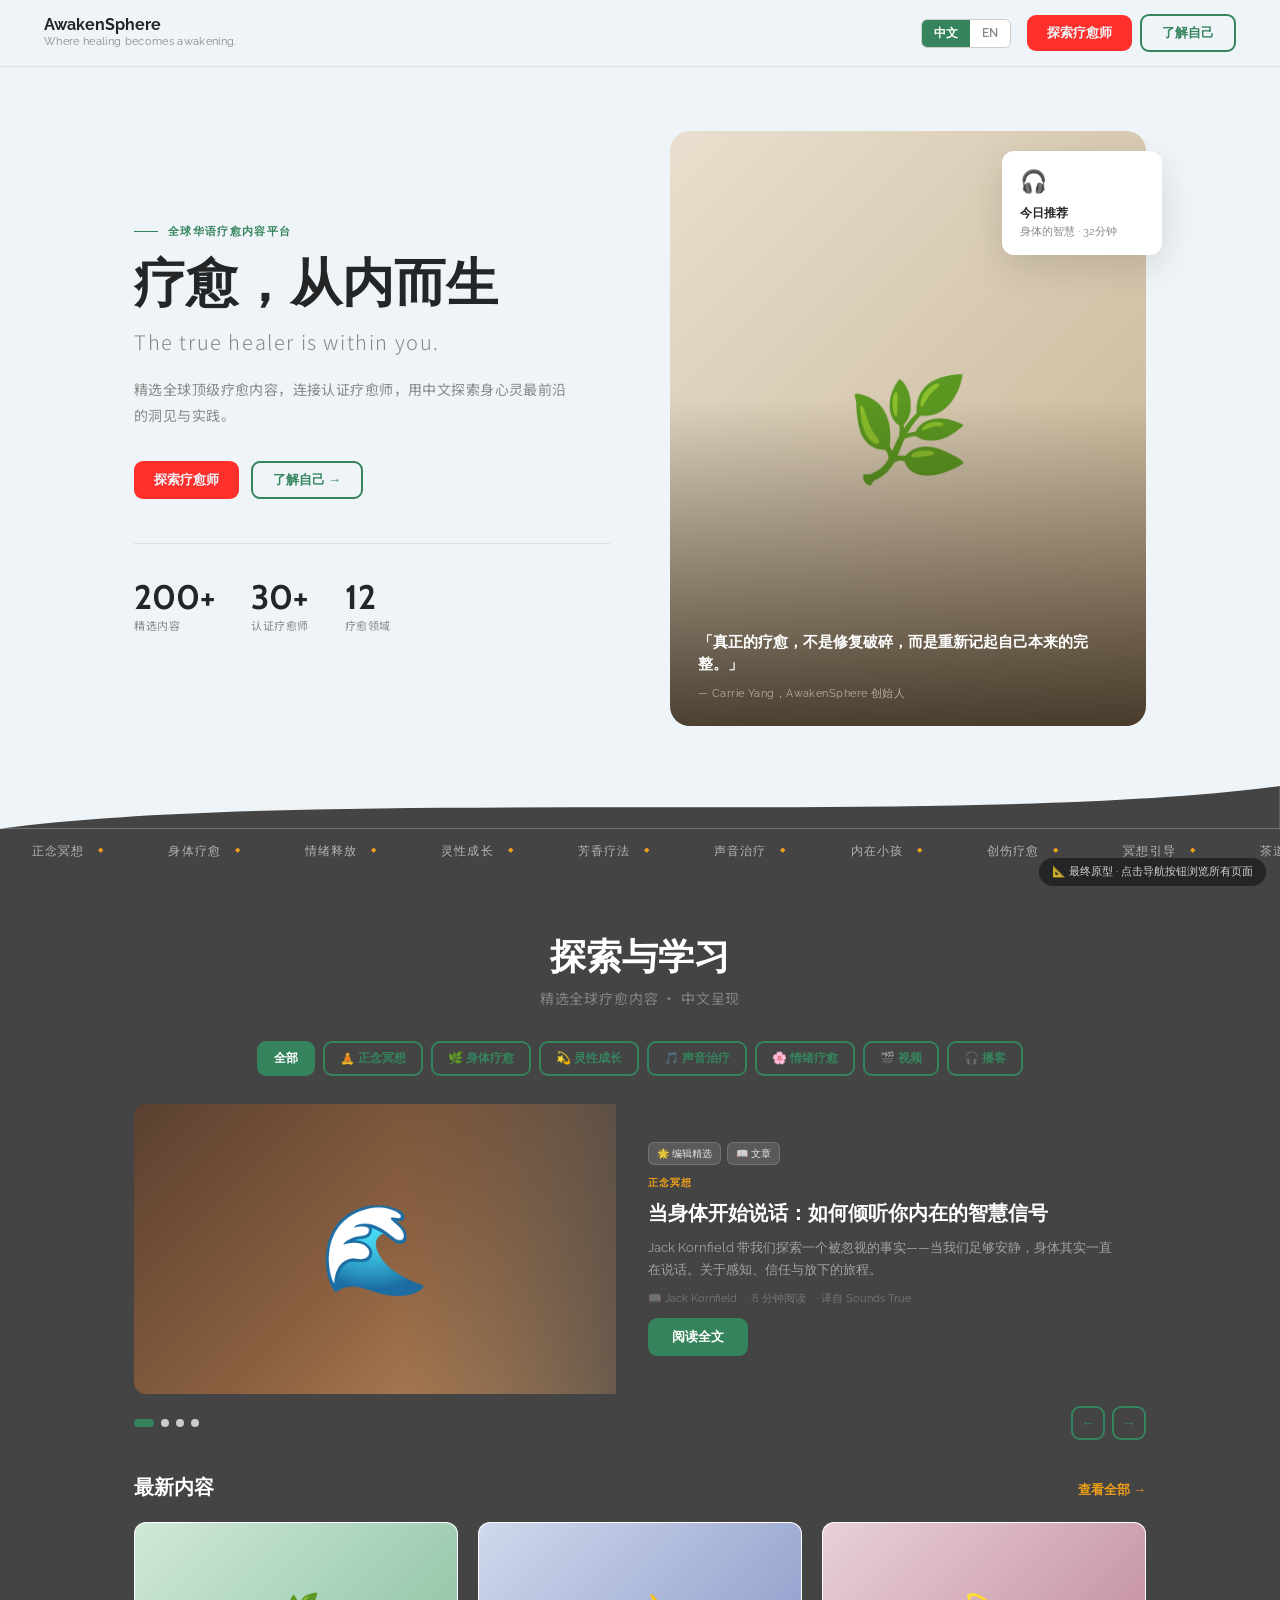
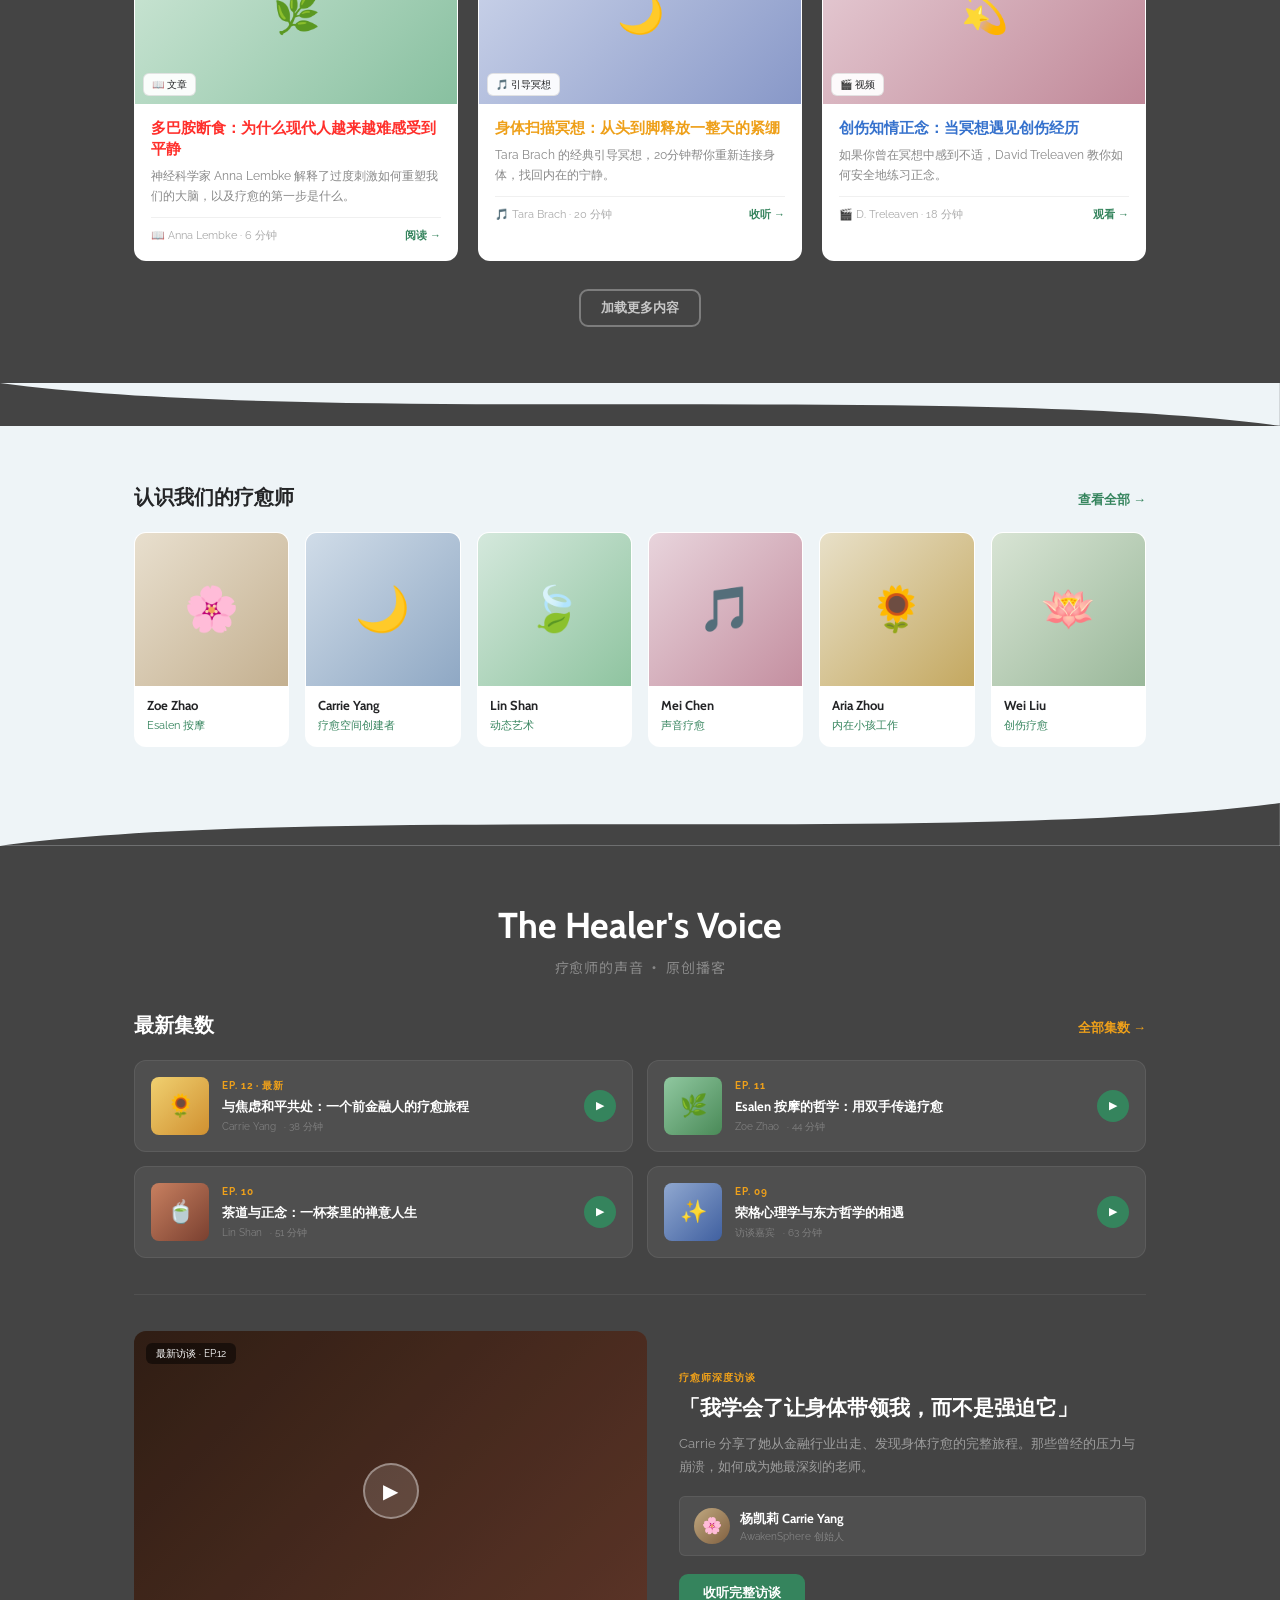
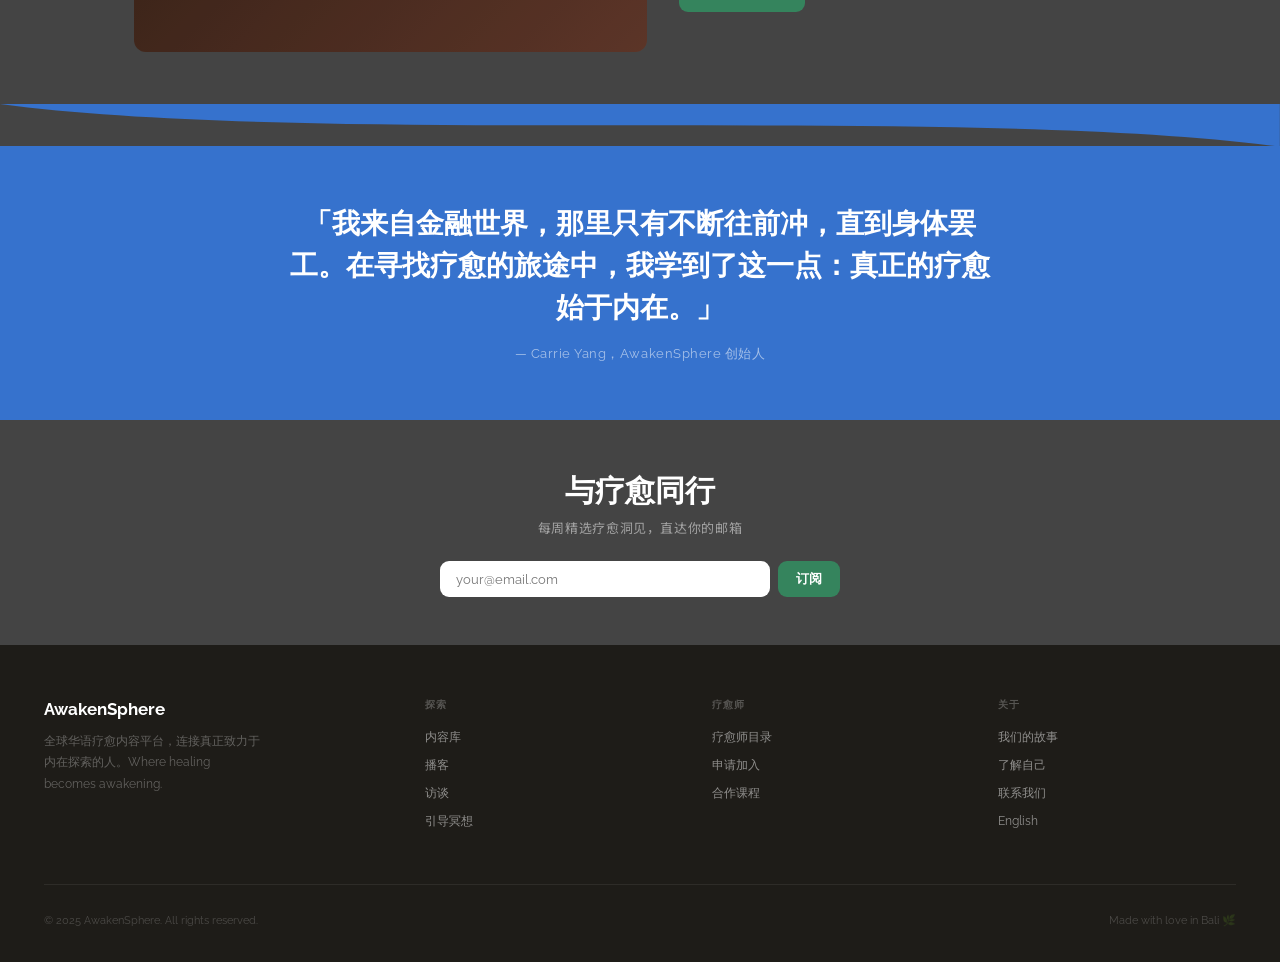
<file: public/index.html>
<!DOCTYPE html>
<html lang="zh">
<head>
<meta charset="UTF-8">
<meta name="viewport" content="width=device-width, initial-scale=1.0">
<title>AwakenSphere — Where healing becomes awakening.</title>
<link rel="preconnect" href="https://fonts.googleapis.com">
<link href="https://fonts.googleapis.com/css2?family=Cabin:wght@400;500;600;700&family=Raleway:wght@300;400;500;600;700&family=Noto+Sans+SC:wght@300;400;500&display=swap" rel="stylesheet">
<style>
/* ══════════════════════════════════════
   DESIGN TOKENS — exact match awakens.life
   ══════════════════════════════════════ */
:root {
  --bg:      #EEF4F7;
  --bg-off:  #F7F7F6;
  --dark:    #444444;
  --text:    #242527;
  --muted:   #888888;
  --dim:     #CCCCCC;
  --green:   #35845D;
  --red:     #FF302C;
  --blue:    #3672CD;
  --orange:  #EEA01A;
  --pink:    #F00075;
  --br-btn:  9px;
  --br-tag:  6px;
  --br-card: 12px;
  --fh: 'Cabin', sans-serif;
  --fb: 'Raleway', sans-serif;
  --fz: 'Noto Sans SC', sans-serif;
}
* { margin:0; padding:0; box-sizing:border-box; }
body { font-family:var(--fb); background:var(--bg); color:var(--text); line-height:1.5; }

/* ── VIEWS ── */
.view { display:none; }
.view.active { display:block; }

/* ══════════════════════════════════════
   SHARED HEADER — sticky, all views
   ══════════════════════════════════════ */
.site-header {
  position:sticky; top:0; z-index:200;
  background:rgba(238,244,247,.96);
  backdrop-filter:blur(10px);
  border-bottom:1px solid rgba(0,0,0,.07);
  padding:14px 44px;
  display:flex; align-items:center; justify-content:space-between;
}
.header-logo {
  display:flex; flex-direction:column; cursor:pointer; text-decoration:none;
}
.header-logo-name {
  font-family:var(--fb); font-size:16px; font-weight:700; color:var(--text); line-height:1.1;
}
.header-logo-tag {
  font-size:11px; color:var(--muted); letter-spacing:.03em;
}
.header-logo:hover .header-logo-name { color:var(--green); }

.header-nav {
  display:flex; align-items:center; gap:8px;
}
.lang-switch {
  display:flex; border:1px solid var(--dim);
  border-radius:var(--br-tag); overflow:hidden; background:white; margin-right:8px;
}
.lang-switch button {
  font-family:var(--fb); font-size:12px; font-weight:600;
  padding:5px 12px; border:none; background:transparent;
  color:var(--muted); cursor:pointer; transition:all .15s;
}
.lang-switch button.active { background:var(--green); color:white; }

/* ── BUTTONS ── */
.btn-red {
  font-family:var(--fb); font-size:13px; font-weight:700;
  background:var(--red); color:var(--bg);
  padding:9px 20px; border-radius:var(--br-btn); border:none; cursor:pointer;
  transition:opacity .15s; display:inline-block; text-decoration:none;
}
.btn-red:hover { opacity:.88; }
.btn-outline-green {
  font-family:var(--fb); font-size:13px; font-weight:700;
  background:transparent; color:var(--green);
  padding:8px 20px; border-radius:var(--br-btn); border:2px solid var(--green);
  cursor:pointer; transition:all .15s; display:inline-block; text-decoration:none;
}
.btn-outline-green:hover { background:var(--green); color:white; }
.btn-green {
  font-family:var(--fb); font-size:13px; font-weight:700;
  background:var(--green); color:white;
  padding:10px 24px; border-radius:var(--br-btn); border:none;
  cursor:pointer; transition:opacity .15s; display:inline-block; text-decoration:none;
}
.btn-green:hover { opacity:.87; }
.btn-blue {
  font-family:var(--fb); font-size:13px; font-weight:700;
  background:var(--blue); color:white;
  padding:10px 24px; border-radius:var(--br-btn); border:none;
  cursor:pointer; transition:opacity .15s; display:inline-block; text-decoration:none;
}
.btn-blue:hover { opacity:.87; }

/* ── LAYOUT ── */
.container { max-width:1100px; margin:0 auto; padding:0 44px; }
.section { padding:56px 0; }
.section-sm { padding:36px 0; }

.sec-head { text-align:center; margin-bottom:32px; }
.sec-head h2 { font-family:var(--fh); font-size:36px; font-weight:700; color:var(--text); margin-bottom:5px; }
.sec-head p { font-family:var(--fz); font-size:14px; color:var(--muted); letter-spacing:.06em; }

.row-head { display:flex; justify-content:space-between; align-items:baseline; margin-bottom:20px; }
.row-head h3 { font-family:var(--fh); font-size:20px; font-weight:700; color:var(--text); }
.row-head h3.light { color:white; }
.see-all { font-family:var(--fb); font-size:13px; font-weight:600; color:var(--green); background:none; border:none; cursor:pointer; text-decoration:none; }
.see-all:hover { text-decoration:underline; }
.see-all.orange { color:var(--orange); }
.back-btn { display:inline-flex; align-items:center; gap:5px; font-family:var(--fb); font-size:13px; font-weight:600; color:var(--green); background:none; border:none; cursor:pointer; padding:0; }
.back-btn:hover { text-decoration:underline; }
.type-tag { display:inline-flex; align-items:center; gap:4px; font-family:var(--fb); font-size:10px; font-weight:500; background:white; color:var(--text); border:1px solid #CCC; border-radius:var(--br-tag); padding:3px 8px; }
.type-tag.hl { background:var(--orange); color:white; border-color:var(--orange); }

/* ══════════════════════════════════════
   VIEW: HOME
   ══════════════════════════════════════ */

/* ── HERO — integrates original site's wave aesthetic ── */
.hero {
  background:var(--bg);
  position:relative; overflow:hidden;
  padding:64px 0 0;
}
.hero-inner {
  max-width:1100px; margin:0 auto; padding:0 44px;
  display:grid; grid-template-columns:1fr 1fr; gap:60px; align-items:center;
  padding-bottom:60px;
}
.hero-left {}
.hero-eyebrow {
  font-family:var(--fb); font-size:11px; font-weight:700;
  letter-spacing:.12em; text-transform:uppercase; color:var(--green);
  margin-bottom:14px; display:flex; align-items:center; gap:10px;
}
.hero-eyebrow::before { content:''; width:24px; height:1px; background:var(--green); }
.hero-h1 { font-family:var(--fh); font-size:52px; font-weight:700; color:var(--text); line-height:1.1; margin-bottom:16px; }
.hero-h1-zh { font-family:var(--fz); font-size:20px; color:var(--muted); margin-bottom:20px; letter-spacing:.08em; font-weight:300; }
.hero-desc { font-family:var(--fz); font-size:14px; color:var(--muted); line-height:1.85; max-width:440px; margin-bottom:32px; letter-spacing:.03em; }
.hero-btns { display:flex; gap:12px; flex-wrap:wrap; }
.hero-stats { display:flex; gap:36px; margin-top:44px; padding-top:36px; border-top:1px solid rgba(0,0,0,.08); }
.stat-num { font-family:var(--fh); font-size:34px; font-weight:700; color:var(--text); line-height:1; }
.stat-label { font-family:var(--fz); font-size:11px; color:var(--muted); margin-top:3px; letter-spacing:.05em; }

/* Hero right — founder quote card (from original site) */
.hero-right { position:relative; }
.hero-visual {
  width:100%; aspect-ratio:4/5; border-radius:20px; overflow:hidden;
  background:linear-gradient(135deg,#5A4030 0%,#8B6040 45%,#C49060 100%);
  display:flex; align-items:center; justify-content:center; font-size:100px;
  position:relative;
}
.hero-visual::after {
  content:''; position:absolute; inset:0;
  background:linear-gradient(to top, rgba(30,20,10,.75) 0%, transparent 55%);
}
.hero-founder-quote {
  position:absolute; bottom:0; left:0; right:0; padding:28px 28px 24px;
  z-index:2;
}
.founder-quote-text {
  font-family:var(--fh); font-size:15px; font-weight:700; color:white;
  line-height:1.5; margin-bottom:10px;
}
.founder-quote-cite {
  font-family:var(--fb); font-size:11px; color:rgba(255,255,255,.55);
  letter-spacing:.04em;
}
.hero-float-card {
  position:absolute; top:20px; right:-16px;
  background:white; border-radius:var(--br-card);
  padding:14px 18px; min-width:160px;
  box-shadow:0 12px 36px rgba(0,0,0,.12);
}
.float-icon { font-size:22px; margin-bottom:6px; }
.float-label { font-family:var(--fh); font-size:12px; font-weight:700; color:var(--text); margin-bottom:2px; }
.float-sub { font-family:var(--fb); font-size:11px; color:var(--muted); }

/* Wave divider — matches original site */
.wave-divider { display:block; width:100%; line-height:0; }

/* ── CONTENT TICKER (marquee) ── */
.ticker { background:var(--dark); padding:13px 0; overflow:hidden; }
.ticker-inner { display:flex; white-space:nowrap; animation:ticker 24s linear infinite; }
.ticker-item {
  font-family:var(--fb); font-size:12px; letter-spacing:.09em;
  color:rgba(255,255,255,.6); padding:0 32px;
  display:flex; align-items:center; gap:14px;
}
.ticker-item::after { content:'◆'; color:var(--orange); font-size:7px; }
@keyframes ticker { 0%{transform:translateX(0)} 100%{transform:translateX(-50%)} }

/* ── CAROUSEL ── */
.carousel-wrap { position:relative; margin-bottom:32px; }
.carousel-overflow { overflow:hidden; border-radius:var(--br-card); }
.carousel-track { display:flex; transition:transform .45s cubic-bezier(.4,0,.2,1); }
.carousel-slide {
  min-width:100%; display:grid; grid-template-columns:1fr 1.1fr;
  background:var(--dark); min-height:290px;
}
.slide-visual { display:flex; align-items:center; justify-content:center; font-size:88px; position:relative; }
.slide-visual::after { content:''; position:absolute; inset:0; background:linear-gradient(to right,transparent 55%,rgba(68,68,68,.7) 100%); }
.sv1{background:linear-gradient(135deg,#5A4030,#8B6040,#C49060);}
.sv2{background:linear-gradient(135deg,#1E3A2A,#2E6040,#4A9060);}
.sv3{background:linear-gradient(135deg,#2A2040,#4A3880,#6A58A0);}
.sv4{background:linear-gradient(135deg,#402A1A,#804A20,#C07830);}
.slide-body { padding:28px 32px; display:flex; flex-direction:column; justify-content:center; gap:10px; }
.slide-tags { display:flex; gap:6px; flex-wrap:wrap; }
.stag { font-family:var(--fb); font-size:10px; font-weight:500; background:rgba(255,255,255,.12); color:rgba(255,255,255,.85); border:1px solid rgba(255,255,255,.15); border-radius:var(--br-tag); padding:3px 8px; }
.slide-cat { font-family:var(--fb); font-size:10px; font-weight:700; letter-spacing:.1em; text-transform:uppercase; color:var(--orange); }
.slide-title { font-family:var(--fh); font-size:20px; font-weight:700; color:white; line-height:1.35; cursor:pointer; }
.slide-title:hover { opacity:.82; }
.slide-excerpt { font-family:var(--fb); font-size:13px; color:rgba(255,255,255,.5); line-height:1.7; }
.slide-meta { font-family:var(--fb); font-size:11px; color:rgba(255,255,255,.28); display:flex; gap:10px; flex-wrap:wrap; }
.carousel-nav { display:flex; align-items:center; justify-content:space-between; margin-top:12px; }
.carousel-dots { display:flex; gap:7px; }
.cdot { width:8px; height:8px; border-radius:50%; background:var(--dim); border:none; cursor:pointer; padding:0; transition:all .2s; }
.cdot.active { background:var(--green); width:20px; border-radius:4px; }
.carousel-arrows { display:flex; gap:7px; }
.carr { width:34px; height:34px; border-radius:var(--br-btn); border:2px solid var(--green); background:transparent; color:var(--green); font-size:14px; cursor:pointer; display:flex; align-items:center; justify-content:center; transition:all .15s; font-weight:700; }
.carr:hover { background:var(--green); color:white; }

/* ── FILTER ROW ── */
.filter-row { display:flex; flex-wrap:wrap; gap:8px; justify-content:center; margin-bottom:28px; }
.filter-btn { font-family:var(--fb); font-size:12px; font-weight:600; padding:7px 15px; border-radius:var(--br-btn); border:2px solid var(--green); background:transparent; color:var(--green); cursor:pointer; transition:all .15s; }
.filter-btn:hover, .filter-btn.active { background:var(--green); color:white; }

/* ── CONTENT CARDS ── */
.cards-grid { display:grid; grid-template-columns:repeat(3,1fr); gap:20px; margin-bottom:24px; }
.card { background:white; border-radius:var(--br-card); overflow:hidden; transition:all .2s; cursor:pointer; border:1.5px solid transparent; }
.card:hover { transform:translateY(-3px); box-shadow:0 8px 28px rgba(0,0,0,.09); border-color:rgba(53,132,93,.2); }
.card-img { width:100%; aspect-ratio:16/9; display:flex; align-items:center; justify-content:center; font-size:38px; position:relative; overflow:hidden; }
.ci1{background:linear-gradient(135deg,#D0E8D8,#88C0A0);}
.ci2{background:linear-gradient(135deg,#D0D8EC,#8898C8);}
.ci3{background:linear-gradient(135deg,#E8D0D8,#C08898);}
.ci4{background:linear-gradient(135deg,#F0E4C0,#C8A850);}
.ci5{background:linear-gradient(135deg,#D4E4D0,#90B888);}
.ci6{background:linear-gradient(135deg,#E8DFCE,#C4B090);}
.img-tag { position:absolute; bottom:8px; left:8px; font-family:var(--fb); font-size:10px; font-weight:500; background:rgba(255,255,255,.93); border:1px solid rgba(0,0,0,.1); border-radius:var(--br-tag); padding:3px 8px; color:var(--text); }
.card-body { padding:14px 16px 16px; }
.card-title { font-family:var(--fh); font-size:15px; font-weight:700; line-height:1.4; margin-bottom:6px; display:block; text-decoration:none; transition:opacity .15s; }
.card-title:hover { opacity:.75; }
.ct-red{color:var(--red);} .ct-orange{color:var(--orange);} .ct-blue{color:var(--blue);} .ct-pink{color:var(--pink);} .ct-green{color:var(--green);} .ct-dark{color:var(--text);}
.card-excerpt { font-family:var(--fb); font-size:12px; color:var(--muted); line-height:1.7; margin-bottom:10px; }
.card-foot { display:flex; align-items:center; justify-content:space-between; font-family:var(--fb); font-size:11px; color:#AAA; padding-top:10px; border-top:1px solid rgba(0,0,0,.06); }
.read-link { color:var(--green); font-weight:600; font-size:11px; text-decoration:none; }
.read-link:hover { text-decoration:underline; }
.load-row { display:flex; justify-content:center; padding-top:4px; }

/* ── HEALER STRIP (home preview) ── */
.healer-strip { display:grid; grid-template-columns:repeat(6,1fr); gap:16px; }
.healer-mini { background:white; border-radius:var(--br-card); overflow:hidden; cursor:pointer; transition:all .2s; border:1.5px solid transparent; }
.healer-mini:hover { border-color:var(--green); transform:translateY(-3px); box-shadow:0 8px 24px rgba(0,0,0,.09); }
.hm-photo { width:100%; aspect-ratio:1; display:flex; align-items:center; justify-content:center; font-size:44px; }
.hmp1{background:linear-gradient(135deg,#E8DFCE,#C4B090);}
.hmp2{background:linear-gradient(135deg,#D0DCE8,#8FA8C4);}
.hmp3{background:linear-gradient(135deg,#D4E8DC,#8FC4A0);}
.hmp4{background:linear-gradient(135deg,#E8D4DC,#C48FA0);}
.hmp5{background:linear-gradient(135deg,#E8E0C8,#C4A860);}
.hmp6{background:linear-gradient(135deg,#D8E4D4,#9AB89A);}
.hm-info { padding:10px 12px 12px; }
.hm-name { font-family:var(--fh); font-size:13px; font-weight:700; color:var(--text); margin-bottom:2px; }
.hm-spec { font-family:var(--fb); font-size:11px; color:var(--green); }

/* ── PODCAST SECTION ── */
.pod-section { background:var(--dark); padding:52px 0; }
.pod-list { display:grid; grid-template-columns:1fr 1fr; gap:14px; margin-bottom:36px; }
.pod-item { display:flex; gap:13px; align-items:center; background:rgba(255,255,255,.06); border:1px solid rgba(255,255,255,.08); border-radius:var(--br-card); padding:16px; transition:background .15s; cursor:pointer; }
.pod-item:hover { background:rgba(255,255,255,.09); }
.pod-art { width:58px; height:58px; border-radius:8px; flex-shrink:0; display:flex; align-items:center; justify-content:center; font-size:22px; }
.pa1{background:linear-gradient(135deg,#F0D070,#D09030);}
.pa2{background:linear-gradient(135deg,#90C8A0,#4A8A58);}
.pa3{background:linear-gradient(135deg,#C88060,#7A4030);}
.pa4{background:linear-gradient(135deg,#90A8D0,#4060A0);}
.pod-info { flex:1; min-width:0; }
.pod-ep { font-family:var(--fb); font-size:10px; font-weight:700; letter-spacing:.09em; text-transform:uppercase; color:var(--orange); margin-bottom:4px; }
.pod-title { font-family:var(--fh); font-size:13px; font-weight:700; color:white; line-height:1.4; margin-bottom:4px; }
.pod-meta { font-family:var(--fb); font-size:10px; color:rgba(255,255,255,.28); display:flex; gap:8px; }
.play-btn { width:32px; height:32px; border-radius:50%; background:var(--green); border:none; cursor:pointer; color:white; font-size:11px; flex-shrink:0; display:flex; align-items:center; justify-content:center; transition:all .15s; }
.play-btn:hover { background:#2A6A48; transform:scale(1.08); }

/* Interview within pod section */
.interview-grid { display:grid; grid-template-columns:1.1fr 1fr; gap:32px; align-items:center; padding-top:36px; border-top:1px solid rgba(255,255,255,.07); }
.iv-video { aspect-ratio:16/10; border-radius:var(--br-card); background:linear-gradient(135deg,#3A2418,#704030); display:flex; align-items:center; justify-content:center; position:relative; overflow:hidden; cursor:pointer; }
.iv-video::after { content:''; position:absolute; inset:0; background:rgba(0,0,0,.18); }
.play-big { width:56px; height:56px; border-radius:50%; background:rgba(255,255,255,.14); border:2px solid rgba(255,255,255,.38); display:flex; align-items:center; justify-content:center; font-size:20px; color:white; z-index:2; transition:all .2s; }
.play-big:hover { background:var(--green); border-color:var(--green); }
.ep-tag { position:absolute; top:12px; left:12px; z-index:3; font-family:var(--fb); font-size:10px; background:rgba(0,0,0,.5); color:white; padding:3px 10px; border-radius:var(--br-tag); }
.iv-copy { }
.iv-label { font-family:var(--fb); font-size:10px; font-weight:700; letter-spacing:.1em; text-transform:uppercase; color:var(--orange); margin-bottom:9px; }
.iv-title { font-family:var(--fh); font-size:21px; font-weight:700; color:white; line-height:1.35; margin-bottom:10px; }
.iv-text { font-family:var(--fb); font-size:13px; color:rgba(255,255,255,.48); line-height:1.78; margin-bottom:18px; }
.guest-row { display:flex; align-items:center; gap:10px; padding:11px 14px; background:rgba(255,255,255,.06); border:1px solid rgba(255,255,255,.07); border-radius:var(--br-tag); margin-bottom:18px; }
.guest-av { width:36px; height:36px; border-radius:50%; flex-shrink:0; display:flex; align-items:center; justify-content:center; font-size:16px; }
.guest-name { font-family:var(--fh); font-size:13px; font-weight:700; color:white; margin-bottom:1px; }
.guest-role { font-family:var(--fb); font-size:10px; color:rgba(255,255,255,.3); }

/* ── FOUNDER STORY (from original site) ── */
.founder-section { background:var(--blue); padding:56px 44px; text-align:center; }
.founder-quote-big { font-family:var(--fh); font-size:28px; font-weight:700; color:white; line-height:1.5; max-width:700px; margin:0 auto 16px; }
.founder-credit { font-family:var(--fb); font-size:13px; color:rgba(255,255,255,.55); letter-spacing:.04em; }

/* ── NEWSLETTER ── */
.newsletter { background:var(--dark); padding:48px 24px; text-align:center; }
.newsletter h2 { font-family:var(--fh); font-size:30px; font-weight:700; color:white; margin-bottom:5px; }
.newsletter p { font-family:var(--fz); font-size:13px; color:rgba(255,255,255,.5); margin-bottom:24px; letter-spacing:.05em; }
.nl-form { display:flex; justify-content:center; gap:8px; max-width:400px; margin:0 auto; }
.nl-form input { flex:1; padding:9px 16px; border-radius:var(--br-btn); border:none; font-family:var(--fb); font-size:13px; color:var(--text); outline:none; }
.nl-form button { padding:9px 18px; border-radius:var(--br-btn); border:none; background:var(--green); color:white; font-family:var(--fb); font-size:13px; font-weight:700; cursor:pointer; white-space:nowrap; }

/* ══════════════════════════════════════
   VIEW: HEALERS DIRECTORY
   ══════════════════════════════════════ */
.healers-controls { display:flex; gap:10px; align-items:center; margin-bottom:28px; flex-wrap:wrap; }
.search-box { flex:1; min-width:200px; display:flex; align-items:center; gap:7px; background:white; border:1.5px solid var(--dim); border-radius:var(--br-btn); padding:8px 14px; transition:border-color .15s; }
.search-box:focus-within { border-color:var(--green); }
.search-box input { border:none; outline:none; font-family:var(--fb); font-size:13px; color:var(--text); flex:1; background:transparent; }
.filter-chips { display:flex; gap:7px; flex-wrap:wrap; }
.chip { font-family:var(--fb); font-size:12px; font-weight:600; padding:7px 14px; border-radius:var(--br-btn); border:2px solid var(--green); background:transparent; color:var(--green); cursor:pointer; transition:all .15s; }
.chip:hover, .chip.active { background:var(--green); color:white; }

.healers-grid { display:grid; grid-template-columns:repeat(4,1fr); gap:20px; }
.healer-card { background:white; border-radius:var(--br-card); overflow:hidden; cursor:pointer; transition:all .22s; border:1.5px solid transparent; }
.healer-card:hover { border-color:var(--green); transform:translateY(-4px); box-shadow:0 12px 36px rgba(0,0,0,.1); }
.hc-photo { width:100%; height:175px; display:flex; align-items:center; justify-content:center; font-size:56px; position:relative; }
.hc1{background:linear-gradient(135deg,#E8DFCE,#C4B090);}
.hc2{background:linear-gradient(135deg,#D0DCE8,#8FA8C4);}
.hc3{background:linear-gradient(135deg,#D4E8DC,#8FC4A0);}
.hc4{background:linear-gradient(135deg,#E8D4DC,#C48FA0);}
.hc5{background:linear-gradient(135deg,#E8E0C8,#C4A860);}
.hc6{background:linear-gradient(135deg,#D8E4D4,#9AB89A);}
.hc7{background:linear-gradient(135deg,#DCE0F0,#8090C8);}
.location-tag { position:absolute; bottom:8px; left:8px; font-family:var(--fb); font-size:10px; font-weight:500; background:rgba(255,255,255,.93); border:1px solid rgba(0,0,0,.1); border-radius:var(--br-tag); padding:3px 8px; color:var(--text); }
.hc-body { padding:13px 15px 15px; }
.hc-name { font-family:var(--fh); font-size:15px; font-weight:700; color:var(--text); margin-bottom:2px; }
.hc-spec { font-size:11px; color:var(--green); margin-bottom:7px; font-weight:500; }
.hc-bio { font-family:var(--fb); font-size:11px; color:var(--muted); line-height:1.65; margin-bottom:9px; }
.hc-tags { display:flex; flex-wrap:wrap; gap:4px; margin-bottom:9px; }
.hc-tag { font-size:10px; padding:2px 7px; border-radius:var(--br-tag); background:var(--bg); border:1px solid var(--dim); color:var(--muted); }
.hc-foot { display:flex; justify-content:space-between; align-items:center; padding-top:9px; border-top:1px solid rgba(0,0,0,.05); }
.avail-dot { font-size:10px; color:var(--muted); }
.avail-dot.on { color:var(--green); }
.view-link { font-family:var(--fb); font-size:11px; font-weight:600; color:var(--green); text-decoration:none; }
.view-link:hover { text-decoration:underline; }
.join-card { border:2px dashed var(--dim); background:rgba(255,255,255,.5); display:flex; align-items:center; justify-content:center; text-align:center; padding:28px 18px; min-height:320px; cursor:default; border-radius:var(--br-card); }

/* ══════════════════════════════════════
   VIEW: HEALER PROFILE
   matches existing awakens.life sub-pages exactly
   ══════════════════════════════════════ */
.profile-wrap { padding:44px 0 68px; }
.profile-hero { display:grid; grid-template-columns:1fr 1fr; gap:44px; align-items:start; margin-bottom:44px; }
.profile-name { font-family:var(--fh); font-size:38px; font-weight:700; color:var(--text); margin-bottom:4px; }
.profile-title { font-family:var(--fb); font-size:14px; color:var(--green); font-weight:500; margin-bottom:2px; }
.profile-subtitle-text { font-family:var(--fb); font-size:12px; color:var(--muted); margin-bottom:18px; }
.contact-row { display:flex; gap:7px; flex-wrap:wrap; margin-bottom:20px; }
.contact-pill { display:inline-flex; align-items:center; gap:5px; font-family:var(--fb); font-size:12px; font-weight:500; background:white; color:var(--text); border:1px solid #CCC; border-radius:var(--br-tag); padding:5px 12px; cursor:pointer; transition:all .15s; text-decoration:none; }
.contact-pill:hover { border-color:var(--green); color:var(--green); }
.sched-widget { background:white; border-radius:var(--br-card); border:1px solid var(--dim); overflow:hidden; margin-bottom:18px; }
.sched-hdr { display:flex; align-items:center; justify-content:space-between; padding:9px 13px; background:var(--bg); border-bottom:1px solid var(--dim); }
.sched-arrow { width:26px; height:26px; border-radius:var(--br-tag); border:1px solid var(--dim); background:white; cursor:pointer; display:flex; align-items:center; justify-content:center; font-size:11px; color:var(--muted); }
.sched-arrow:hover { border-color:var(--green); color:var(--green); }
.sched-row { display:grid; grid-template-columns:60px 1fr auto; }
.sched-date { padding:13px 11px; text-align:center; border-right:1px solid rgba(0,0,0,.06); }
.sched-day { font-family:var(--fh); font-size:24px; font-weight:700; color:var(--text); line-height:1; }
.sched-month { font-family:var(--fb); font-size:10px; color:var(--muted); text-transform:uppercase; letter-spacing:.05em; }
.sched-year { font-family:var(--fb); font-size:10px; color:var(--dim); }
.sched-info { padding:13px 14px; }
.sched-name { font-family:var(--fh); font-size:13px; font-weight:700; color:var(--text); margin-bottom:2px; }
.sched-sub-text { font-family:var(--fb); font-size:11px; color:var(--muted); }
.sched-meta { padding:13px 12px; text-align:right; }
.sched-price { font-family:var(--fh); font-size:12px; font-weight:700; color:var(--text); }
.sched-loc-text { font-family:var(--fb); font-size:10px; color:var(--muted); }
.profile-photo { width:100%; aspect-ratio:3/4; border-radius:var(--br-card); display:flex; align-items:center; justify-content:center; overflow:hidden; }
.profile-bio-block h3 { font-family:var(--fh); font-size:19px; font-weight:700; color:var(--text); margin-bottom:12px; }
.profile-bio-block p { font-family:var(--fb); font-size:13px; color:#555; line-height:1.85; margin-bottom:12px; }
.services-grid { display:grid; grid-template-columns:repeat(3,1fr); gap:18px; margin-top:18px; }
.service-card { background:white; border-radius:var(--br-card); overflow:hidden; cursor:pointer; transition:all .2s; }
.service-card:hover { transform:translateY(-3px); box-shadow:0 8px 24px rgba(0,0,0,.08); }
.service-img { width:100%; aspect-ratio:4/3; display:flex; align-items:center; justify-content:center; font-size:38px; }
.si1{background:linear-gradient(135deg,#D0E8D8,#88C0A0);}
.si2{background:linear-gradient(135deg,#E8E0C8,#C4A860);}
.si3{background:linear-gradient(135deg,#D0D8EC,#8898C8);}
.service-body { padding:13px 15px; }
.service-name { font-family:var(--fh); font-size:15px; font-weight:700; color:var(--green); margin-bottom:2px; }
.service-detail { font-family:var(--fb); font-size:11px; color:var(--muted); }
.brand-grid { display:grid; grid-template-columns:repeat(4,1fr); gap:14px; margin-top:18px; }
.brand-item { text-align:center; cursor:pointer; }
.brand-img { width:100%; aspect-ratio:1; border-radius:var(--br-card); display:flex; align-items:center; justify-content:center; font-size:28px; margin-bottom:7px; }
.brand-name { font-family:var(--fb); font-size:11px; color:var(--green); font-weight:500; }
.brand-sub-text { font-size:10px; color:var(--muted); font-style:italic; }
.divider-row { padding-top:32px; margin-top:32px; border-top:1px solid rgba(0,0,0,.07); }

/* ══════════════════════════════════════
   VIEW: KNOW YOURSELF SURVEY
   ══════════════════════════════════════ */
.survey-wrap-outer { padding:44px 0 72px; }
.survey-inner { max-width:660px; margin:0 auto; padding:0 24px; }
.survey-progress-wrap { margin-bottom:28px; }
.survey-step-label { display:flex; justify-content:space-between; font-family:var(--fb); font-size:12px; color:var(--muted); margin-bottom:7px; }
.survey-bar { height:4px; background:var(--dim); border-radius:2px; }
.survey-bar-fill { height:100%; background:var(--green); border-radius:2px; transition:width .4s ease; }
.q-card { background:white; border-radius:var(--br-card); padding:32px 36px; box-shadow:0 2px 12px rgba(0,0,0,.05); margin-bottom:16px; }
.q-num { font-family:var(--fb); font-size:10px; font-weight:700; letter-spacing:.1em; text-transform:uppercase; color:var(--green); margin-bottom:9px; }
.q-text { font-family:var(--fh); font-size:22px; font-weight:700; color:var(--text); line-height:1.3; margin-bottom:5px; }
.q-sub { font-family:var(--fz); font-size:12px; color:var(--muted); margin-bottom:24px; letter-spacing:.04em; }
.answers { display:flex; flex-direction:column; gap:9px; }
.answers.grid-2 { display:grid; grid-template-columns:1fr 1fr; gap:9px; }
.answer-opt { display:flex; align-items:center; gap:12px; padding:13px 16px; border-radius:var(--br-btn); border:2px solid var(--dim); background:white; cursor:pointer; transition:all .15s; text-align:left; font-family:var(--fb); font-size:13px; font-weight:500; color:var(--text); }
.answer-opt:hover { border-color:var(--green); color:var(--green); background:rgba(53,132,93,.04); }
.answer-opt.selected { border-color:var(--green); background:rgba(53,132,93,.07); color:var(--green); }
.opt-icon { font-size:20px; flex-shrink:0; }
.opt-label { display:block; font-size:13px; font-weight:600; margin-bottom:1px; }
.opt-sub { display:block; font-size:11px; color:var(--muted); font-weight:400; }
.answer-opt.selected .opt-sub { color:rgba(53,132,93,.7); }
.survey-nav { display:flex; justify-content:space-between; align-items:center; }
.survey-skip { font-family:var(--fb); font-size:12px; color:var(--muted); background:none; border:none; cursor:pointer; }
.survey-skip:hover { color:var(--green); }

/* ══════════════════════════════════════
   VIEW: RESULTS
   ══════════════════════════════════════ */
.results-hero { background:var(--green); padding:48px 44px; }
.results-hero h2 { font-family:var(--fh); font-size:34px; font-weight:700; color:white; margin-bottom:7px; }
.results-hero p { font-family:var(--fz); font-size:14px; color:rgba(255,255,255,.65); margin-bottom:20px; letter-spacing:.05em; }
.result-badges { display:flex; gap:9px; flex-wrap:wrap; }
.result-badge { display:inline-flex; align-items:center; gap:6px; padding:7px 16px; border-radius:var(--br-btn); background:rgba(255,255,255,.15); border:1px solid rgba(255,255,255,.25); font-family:var(--fb); font-size:12px; font-weight:600; color:white; }
.results-body { padding:44px 0 68px; }
.rec-section { margin-bottom:44px; }
.rec-section-title { font-family:var(--fh); font-size:20px; font-weight:700; color:var(--text); margin-bottom:3px; }
.rec-section-sub { font-family:var(--fz); font-size:12px; color:var(--muted); margin-bottom:18px; letter-spacing:.04em; }
.rec-healers { display:grid; grid-template-columns:1fr 1fr; gap:14px; }
.rec-healer { background:white; border-radius:var(--br-card); display:flex; gap:12px; padding:14px; cursor:pointer; transition:all .2s; border:1.5px solid transparent; }
.rec-healer:hover { border-color:var(--green); box-shadow:0 6px 20px rgba(0,0,0,.07); }
.rh-photo { width:58px; height:58px; border-radius:50%; flex-shrink:0; display:flex; align-items:center; justify-content:center; font-size:26px; }
.rh1{background:linear-gradient(135deg,#E8DFCE,#C4B090);}
.rh2{background:linear-gradient(135deg,#D0DCE8,#8FA8C4);}
.rh3{background:linear-gradient(135deg,#D4E8DC,#8FC4A0);}
.rh-info { flex:1; }
.rh-name { font-family:var(--fh); font-size:13px; font-weight:700; color:var(--text); margin-bottom:2px; }
.rh-match { display:inline-block; font-family:var(--fb); font-size:10px; font-weight:700; background:rgba(53,132,93,.1); color:var(--green); padding:2px 8px; border-radius:10px; margin-bottom:4px; }
.rh-spec { font-family:var(--fb); font-size:11px; color:var(--muted); line-height:1.5; }
.rec-cards { display:grid; grid-template-columns:repeat(3,1fr); gap:16px; }
.rec-card { background:white; border-radius:var(--br-card); overflow:hidden; cursor:pointer; transition:all .2s; border:1.5px solid transparent; }
.rec-card:hover { border-color:var(--green); transform:translateY(-2px); }
.rc-img { width:100%; height:100px; display:flex; align-items:center; justify-content:center; font-size:32px; }
.rc1{background:linear-gradient(135deg,#D0E8D8,#88C0A0);}
.rc2{background:linear-gradient(135deg,#E8E0C8,#C4A860);}
.rc3{background:linear-gradient(135deg,#D0D8EC,#8898C8);}
.rc-body { padding:12px 14px 14px; }
.rc-tag { font-family:var(--fb); font-size:10px; font-weight:700; letter-spacing:.07em; text-transform:uppercase; color:var(--orange); margin-bottom:4px; }
.rc-title { font-family:var(--fh); font-size:13px; font-weight:700; color:var(--text); line-height:1.35; margin-bottom:3px; }
.rc-meta { font-family:var(--fb); font-size:11px; color:var(--muted); }
.results-cta { text-align:center; padding:8px 0; display:flex; gap:10px; justify-content:center; flex-wrap:wrap; }
.retake-row { text-align:center; padding-top:16px; }
.retake-btn { font-family:var(--fb); font-size:12px; font-weight:600; color:var(--muted); background:none; border:none; cursor:pointer; }
.retake-btn:hover { color:var(--green); }

/* ── FOOTER ── */
footer { background:#1E1C18; padding:52px 44px 32px; }
.footer-grid { display:grid; grid-template-columns:1.4fr 1fr 1fr 1fr; gap:48px; margin-bottom:44px; }
.footer-brand-name { font-family:var(--fb); font-size:17px; font-weight:700; color:white; margin-bottom:8px; display:block; }
.footer-brand-desc { font-family:var(--fb); font-size:12px; color:rgba(255,255,255,.3); line-height:1.8; max-width:220px; }
.footer-col h5 { font-family:var(--fb); font-size:10px; font-weight:700; letter-spacing:.1em; text-transform:uppercase; color:rgba(255,255,255,.25); margin-bottom:16px; }
.footer-col a { display:block; font-family:var(--fb); font-size:12px; color:rgba(255,255,255,.5); text-decoration:none; margin-bottom:10px; transition:color .15s; }
.footer-col a:hover { color:var(--green); }
.footer-bottom { display:flex; justify-content:space-between; align-items:center; padding-top:28px; border-top:1px solid rgba(255,255,255,.07); font-family:var(--fb); font-size:11px; color:rgba(255,255,255,.2); }

/* ── WP EDIT BADGE (shows in prototype only) ── */
.wp-badge {
  display:inline-block; font-size:10px; font-weight:700; letter-spacing:.06em;
  background:rgba(255,165,0,.15); color:#E07800; border:1px solid rgba(255,165,0,.3);
  border-radius:4px; padding:1px 6px; margin-left:6px; vertical-align:middle;
  font-family:monospace; cursor:default;
}
.wp-badge:hover::after { content:attr(title); position:absolute; background:#333; color:white; font-size:10px; padding:4px 8px; border-radius:4px; margin-top:-24px; white-space:nowrap; }

/* ── ANNOTATION ── */
.note { position:fixed; bottom:14px; right:14px; z-index:9999; background:var(--text); color:rgba(255,255,255,.8); padding:6px 13px; border-radius:18px; font-size:11px; font-family:var(--fb); pointer-events:none; }

/* ══════════════════════════════════════
   ADMIN PANEL STYLES
   ══════════════════════════════════════ */
#view-admin {
  background: #0f1117;
  min-height: 100vh;
  display: none;
  font-family: 'Cabin', sans-serif;
}
#view-admin.active { display: block; }

/* Login Screen */
.admin-login {
  min-height: 100vh;
  display: flex;
  align-items: center;
  justify-content: center;
  background: linear-gradient(135deg, #0f1117 0%, #1a1f2e 100%);
}
.admin-login-box {
  background: #1e2330;
  border: 1px solid #2d3548;
  border-radius: 16px;
  padding: 48px;
  width: 360px;
  text-align: center;
}
.admin-login-logo {
  font-size: 32px;
  margin-bottom: 8px;
}
.admin-login-title {
  color: #fff;
  font-size: 22px;
  font-weight: 700;
  margin-bottom: 4px;
}
.admin-login-sub {
  color: #6b7280;
  font-size: 13px;
  margin-bottom: 32px;
}
.admin-input {
  width: 100%;
  background: #111827;
  border: 1px solid #374151;
  border-radius: 10px;
  color: #fff;
  font-size: 15px;
  padding: 12px 16px;
  outline: none;
  box-sizing: border-box;
  transition: border-color .2s;
}
.admin-input:focus { border-color: #35845D; }
.admin-btn-primary {
  width: 100%;
  background: #35845D;
  color: #fff;
  border: none;
  border-radius: 10px;
  padding: 13px;
  font-size: 15px;
  font-weight: 600;
  cursor: pointer;
  margin-top: 12px;
  transition: background .2s, transform .1s;
}
.admin-btn-primary:hover { background: #2d7050; }
.admin-btn-primary:active { transform: scale(.98); }
.admin-login-error {
  color: #ef4444;
  font-size: 13px;
  margin-top: 10px;
  display: none;
}

/* Dashboard Layout */
.admin-dashboard {
  display: none;
  min-height: 100vh;
  background: #0f1117;
}
.admin-dashboard.active { display: flex; }

.admin-sidebar {
  width: 220px;
  min-width: 220px;
  background: #1e2330;
  border-right: 1px solid #2d3548;
  display: flex;
  flex-direction: column;
  padding: 24px 0;
  position: sticky;
  top: 0;
  height: 100vh;
  overflow-y: auto;
}
.admin-sidebar-logo {
  padding: 0 20px 24px;
  border-bottom: 1px solid #2d3548;
  margin-bottom: 16px;
}
.admin-sidebar-logo span {
  color: #fff;
  font-size: 15px;
  font-weight: 700;
}
.admin-sidebar-logo small {
  display: block;
  color: #6b7280;
  font-size: 11px;
  margin-top: 2px;
}
.admin-nav-item {
  display: flex;
  align-items: center;
  gap: 10px;
  padding: 10px 20px;
  color: #9ca3af;
  cursor: pointer;
  border-radius: 0;
  font-size: 14px;
  font-weight: 500;
  transition: all .15s;
  border-left: 3px solid transparent;
}
.admin-nav-item:hover { color: #fff; background: #111827; }
.admin-nav-item.active {
  color: #fff;
  background: rgba(53,132,93,.12);
  border-left-color: #35845D;
}
.admin-nav-icon { font-size: 16px; width: 20px; text-align: center; }
.admin-sidebar-bottom {
  margin-top: auto;
  padding: 16px 20px;
  border-top: 1px solid #2d3548;
}
.admin-logout-btn {
  display: flex;
  align-items: center;
  gap: 8px;
  color: #6b7280;
  background: none;
  border: none;
  cursor: pointer;
  font-size: 13px;
  padding: 8px 12px;
  border-radius: 8px;
  transition: all .15s;
  width: 100%;
}
.admin-logout-btn:hover { color: #ef4444; background: rgba(239,68,68,.08); }

/* Main Content */
.admin-main {
  flex: 1;
  padding: 32px;
  overflow-y: auto;
}
.admin-page { display: none; }
.admin-page.active { display: block; }

.admin-page-title {
  color: #fff;
  font-size: 24px;
  font-weight: 700;
  margin-bottom: 6px;
}
.admin-page-sub {
  color: #6b7280;
  font-size: 14px;
  margin-bottom: 28px;
}

/* Cards */
.admin-card {
  background: #1e2330;
  border: 1px solid #2d3548;
  border-radius: 14px;
  padding: 24px;
  margin-bottom: 16px;
}
.admin-card-header {
  display: flex;
  align-items: center;
  justify-content: space-between;
  margin-bottom: 20px;
}
.admin-card-title {
  color: #fff;
  font-size: 16px;
  font-weight: 600;
  display: flex;
  align-items: center;
  gap: 10px;
}
.admin-card-emoji { font-size: 24px; }
.admin-collapse-btn {
  background: none;
  border: 1px solid #374151;
  color: #9ca3af;
  border-radius: 6px;
  padding: 4px 10px;
  font-size: 12px;
  cursor: pointer;
  transition: all .15s;
}
.admin-collapse-btn:hover { border-color: #35845D; color: #fff; }
.admin-card-body { }
.admin-card-body.collapsed { display: none; }

/* Form Fields */
.admin-field-row {
  display: grid;
  grid-template-columns: 1fr 1fr;
  gap: 14px;
  margin-bottom: 14px;
}
.admin-field {
  display: flex;
  flex-direction: column;
  gap: 5px;
}
.admin-field-full {
  grid-column: 1 / -1;
}
.admin-label {
  color: #9ca3af;
  font-size: 11px;
  font-weight: 600;
  text-transform: uppercase;
  letter-spacing: .06em;
}
.admin-field input,
.admin-field textarea,
.admin-field select {
  background: #111827;
  border: 1px solid #374151;
  border-radius: 8px;
  color: #fff;
  font-size: 14px;
  padding: 9px 12px;
  outline: none;
  transition: border-color .2s;
  font-family: inherit;
  resize: vertical;
}
.admin-field input:focus,
.admin-field textarea:focus { border-color: #35845D; }
.admin-field textarea { min-height: 72px; }

/* Tags */
.admin-tags-row {
  display: flex;
  flex-wrap: wrap;
  gap: 8px;
  margin-top: 4px;
}
.admin-tag {
  background: rgba(53,132,93,.15);
  border: 1px solid rgba(53,132,93,.3);
  color: #4ade80;
  border-radius: 20px;
  padding: 3px 10px;
  font-size: 12px;
  display: flex;
  align-items: center;
  gap: 5px;
}
.admin-tag-remove {
  cursor: pointer;
  opacity: .6;
  transition: opacity .15s;
}
.admin-tag-remove:hover { opacity: 1; }
.admin-tag-add {
  background: #111827;
  border: 1px dashed #374151;
  color: #6b7280;
  border-radius: 20px;
  padding: 3px 10px;
  font-size: 12px;
  cursor: pointer;
  transition: all .15s;
  display: flex;
  align-items: center;
  gap: 4px;
}
.admin-tag-add:hover { border-color: #35845D; color: #35845D; }

/* Save Bar */
.admin-save-bar {
  position: sticky;
  bottom: 0;
  background: #1e2330;
  border-top: 1px solid #2d3548;
  padding: 14px 32px;
  display: flex;
  align-items: center;
  justify-content: space-between;
  gap: 16px;
  margin: 0 -32px -32px;
}
.admin-save-msg {
  color: #4ade80;
  font-size: 13px;
  opacity: 0;
  transition: opacity .3s;
}
.admin-save-msg.visible { opacity: 1; }
.admin-btn-save {
  background: #35845D;
  color: #fff;
  border: none;
  border-radius: 8px;
  padding: 10px 24px;
  font-size: 14px;
  font-weight: 600;
  cursor: pointer;
  transition: background .2s, transform .1s;
  display: flex;
  align-items: center;
  gap: 8px;
}
.admin-btn-save:hover { background: #2d7050; }
.admin-btn-save:active { transform: scale(.97); }
.admin-btn-save.saving { opacity: .7; pointer-events: none; }

/* Stats card */
.admin-stats-row {
  display: grid;
  grid-template-columns: 1fr 1fr 1fr;
  gap: 14px;
  margin-bottom: 28px;
}
.admin-stat-card {
  background: #1e2330;
  border: 1px solid #2d3548;
  border-radius: 12px;
  padding: 16px 20px;
  text-align: center;
}
.admin-stat-num {
  color: #35845D;
  font-size: 28px;
  font-weight: 700;
}
.admin-stat-label { color: #6b7280; font-size: 12px; margin-top: 2px; }

</style>
</head>
<body>

<!-- ══════════════════════════════════════
     SHARED HEADER — rendered once, used by all views
     ══════════════════════════════════════ -->
<header class="site-header" id="siteHeader">
  <a class="header-logo" onclick="showView('home');return false;" href="#">
    <span class="header-logo-name">AwakenSphere</span>
    <span class="header-logo-tag">Where healing becomes awakening.</span>
  </a>
  <nav class="header-nav">
    <div class="lang-switch">
      <button class="active" onclick="setLang('zh',this)">中文</button>
      <button onclick="setLang('en',this)">EN</button>
    </div>
    <button class="btn-red" onclick="showView('healers')"
      data-zh="探索疗愈师" data-en="More Healers">探索疗愈师</button>
    <button class="btn-outline-green" onclick="showView('survey')"
      data-zh="了解自己" data-en="Know Yourself">了解自己</button>
  </nav>
</header>


<!-- ══════════════════════════════════════
     VIEW: HOME
     ══════════════════════════════════════ -->
<div id="view-home" class="view active">

  <!-- ── HERO ──
       WP: hero eyebrow, h1, subtitle, desc, stat numbers = ACF fields
       WP: founder photo = featured image; quote text = ACF text field -->
  <div class="hero">
    <div class="hero-inner">
      <div class="hero-left">
        <div class="hero-eyebrow"
          data-zh="全球华语疗愈内容平台"
          data-en="Global Chinese-Language Healing Platform">全球华语疗愈内容平台</div>

        <h1 class="hero-h1"
          data-zh="疗愈，从内而生"
          data-en="Healing Begins Within">疗愈，从内而生</h1>

        <div class="hero-h1-zh"
          data-zh="The true healer is within you."
          data-en="The true healer is within you.">The true healer is within you.</div>

        <p class="hero-desc"
          data-zh="精选全球顶级疗愈内容，连接认证疗愈师，用中文探索身心灵最前沿的洞见与实践。"
          data-en="Curated healing wisdom from around the world — connecting you with certified healers and the latest in mind-body-spirit practice.">
          精选全球顶级疗愈内容，连接认证疗愈师，用中文探索身心灵最前沿的洞见与实践。</p>

        <div class="hero-btns">
          <button class="btn-red" onclick="showView('healers')"
            data-zh="探索疗愈师" data-en="Meet the Healers">探索疗愈师</button>
          <button class="btn-outline-green" onclick="showView('survey')"
            data-zh="了解自己 →" data-en="Know Yourself →">了解自己 →</button>
        </div>

        <!-- WP: these 3 stat numbers = ACF number fields -->
        <div class="hero-stats">
          <div><div class="stat-num">200+</div><div class="stat-label"
            data-zh="精选内容" data-en="Curated Articles">精选内容</div></div>
          <div><div class="stat-num">30+</div><div class="stat-label"
            data-zh="认证疗愈师" data-en="Certified Healers">认证疗愈师</div></div>
          <div><div class="stat-num">12</div><div class="stat-label"
            data-zh="疗愈领域" data-en="Healing Modalities">疗愈领域</div></div>
        </div>
      </div>

      <div class="hero-right">
        <!-- WP: replace emoji with actual photo via featured image -->
        <div class="hero-visual hc1">
          🌿
          <div class="hero-founder-quote">
            <!-- WP: ACF text field "hero_quote" -->
            <div class="founder-quote-text"
              data-zh="「真正的疗愈，不是修复破碎，而是重新记起自己本来的完整。」"
              data-en="&ldquo;True healing is not fixing what's broken — it's remembering your original wholeness.&rdquo;">
              「真正的疗愈，不是修复破碎，而是重新记起自己本来的完整。」</div>
            <div class="founder-quote-cite">— Carrie Yang，AwakenSphere 创始人</div>
          </div>
        </div>

        <!-- WP: ACF fields "float_card_icon", "float_card_title", "float_card_sub" -->
        <div class="hero-float-card">
          <div class="float-icon">🎧</div>
          <div class="float-label"
            data-zh="今日推荐" data-en="Today's Pick">今日推荐</div>
          <div class="float-sub"
            data-zh="身体的智慧 · 32分钟" data-en="Body Wisdom · 32 min">身体的智慧 · 32分钟</div>
        </div>
      </div>
    </div>
  </div>

  <!-- Wave into dark section — same as original site -->
  <svg class="wave-divider" viewBox="0 0 1440 48" fill="none" xmlns="http://www.w3.org/2000/svg">
    <path d="M0,48 C360,0 1080,48 1440,0 L1440,48 L0,48 Z" fill="#444444"/>
  </svg>

  <!-- ── TICKER ── -->
  <div class="ticker">
    <div class="ticker-inner">
      <span class="ticker-item">正念冥想</span><span class="ticker-item">身体疗愈</span>
      <span class="ticker-item">情绪释放</span><span class="ticker-item">灵性成长</span>
      <span class="ticker-item">芳香疗法</span><span class="ticker-item">声音治疗</span>
      <span class="ticker-item">内在小孩</span><span class="ticker-item">创伤疗愈</span>
      <span class="ticker-item">冥想引导</span><span class="ticker-item">茶道疗愈</span>
      <span class="ticker-item">正念冥想</span><span class="ticker-item">身体疗愈</span>
      <span class="ticker-item">情绪释放</span><span class="ticker-item">灵性成长</span>
      <span class="ticker-item">芳香疗法</span><span class="ticker-item">声音治疗</span>
      <span class="ticker-item">内在小孩</span><span class="ticker-item">创伤疗愈</span>
      <span class="ticker-item">冥想引导</span><span class="ticker-item">茶道疗愈</span>
    </div>
  </div>

  <!-- ── CONTENT MODULE ──
       WP: each carousel slide = WordPress 文章 (custom post type: as_content)
       WP: each card = same custom post type, ordered by date -->
  <div class="section" style="background:var(--dark);">
    <div class="container">

      <div class="sec-head">
        <h2 style="color:white;" data-zh="探索与学习" data-en="Explore & Learn">探索与学习</h2>
        <p style="color:rgba(255,255,255,.35);"
          data-zh="精选全球疗愈内容 · 中文呈现"
          data-en="Curated healing wisdom · In your language">精选全球疗愈内容 · 中文呈现</p>
      </div>

      <!-- Filter — WP: taxonomy terms auto-generate these buttons -->
      <div class="filter-row">
        <button class="filter-btn active" data-zh="全部" data-en="All">全部</button>
        <button class="filter-btn" data-zh="🧘 正念冥想" data-en="🧘 Mindfulness">🧘 正念冥想</button>
        <button class="filter-btn" data-zh="🌿 身体疗愈" data-en="🌿 Somatic">🌿 身体疗愈</button>
        <button class="filter-btn" data-zh="💫 灵性成长" data-en="💫 Spirituality">💫 灵性成长</button>
        <button class="filter-btn" data-zh="🎵 声音治疗" data-en="🎵 Sound Healing">🎵 声音治疗</button>
        <button class="filter-btn" data-zh="🌸 情绪疗愈" data-en="🌸 Emotional">🌸 情绪疗愈</button>
        <button class="filter-btn" data-zh="🎬 视频" data-en="🎬 Video">🎬 视频</button>
        <button class="filter-btn" data-zh="🎧 播客" data-en="🎧 Podcast">🎧 播客</button>
      </div>

      <!-- CAROUSEL — WP: 4 sticky/featured posts -->
      <div class="carousel-wrap">
        <div class="carousel-overflow">
          <div class="carousel-track" id="cTrack">

            <div class="carousel-slide">
              <div class="slide-visual sv1">🌊</div>
              <div class="slide-body">
                <div class="slide-tags">
                  <span class="stag" data-zh="🌟 编辑精选" data-en="🌟 Editor's Pick">🌟 编辑精选</span>
                  <span class="stag" data-zh="📖 文章" data-en="📖 Article">📖 文章</span>
                </div>
                <div class="slide-cat" data-zh="正念冥想" data-en="MINDFULNESS">正念冥想</div>
                <div class="slide-title" onclick="showView('content-detail')">
                  <span data-zh="当身体开始说话：如何倾听你内在的智慧信号"
                        data-en="When the Body Speaks: Listening to Your Inner Wisdom">当身体开始说话：如何倾听你内在的智慧信号</span>
                </div>
                <div class="slide-excerpt">
                  <span data-zh="Jack Kornfield 带我们探索一个被忽视的事实——当我们足够安静，身体其实一直在说话。关于感知、信任与放下的旅程。"
                        data-en="Jack Kornfield explores a neglected truth — when we're still enough, the body has always been speaking. A journey of perception, trust, and letting go.">Jack Kornfield 带我们探索一个被忽视的事实——当我们足够安静，身体其实一直在说话。</span>
                </div>
                <div class="slide-meta">
                  <span>📖 Jack Kornfield</span>
                  <span data-zh="· 8 分钟阅读" data-en="· 8 min read">· 8 分钟阅读</span>
                  <span data-zh="· 译自 Sounds True" data-en="· Source: Sounds True">· 译自 Sounds True</span>
                </div>
                <div><button class="btn-green" onclick="showView('content-detail')"
                  data-zh="阅读全文" data-en="Read Article">阅读全文</button></div>
              </div>
            </div>

            <div class="carousel-slide">
              <div class="slide-visual sv2">🌿</div>
              <div class="slide-body">
                <div class="slide-tags">
                  <span class="stag" data-zh="🎧 播客" data-en="🎧 Podcast">🎧 播客</span>
                  <span class="stag" data-zh="⭐ 本周推荐" data-en="⭐ This Week">⭐ 本周推荐</span>
                </div>
                <div class="slide-cat" data-zh="身体疗愈" data-en="SOMATIC HEALING">身体疗愈</div>
                <div class="slide-title">
                  <span data-zh="Esalen 的智慧：用触碰重新连接身体"
                        data-en="The Wisdom of Esalen: Reconnecting Through Touch">Esalen 的智慧：用触碰重新连接身体</span>
                </div>
                <div class="slide-excerpt">
                  <span data-zh="Esalen 按摩不只是技法，它是一种哲学——如何通过双手的接触，帮助人回到自己的身体中。"
                        data-en="Esalen massage is more than technique — it's a philosophy of using touch to help people return home to their bodies.">Esalen 按摩不只是技法，它是一种哲学——如何通过双手的接触，帮助人回到自己的身体中。</span>
                </div>
                <div class="slide-meta">
                  <span>🎧 Zoe Zhao</span>
                  <span data-zh="· 44 分钟" data-en="· 44 min">· 44 分钟</span>
                  <span data-zh="· AwakenSphere 原创" data-en="· AwakenSphere Original">· AwakenSphere 原创</span>
                </div>
                <div><button class="btn-green"
                  data-zh="收听节目" data-en="Listen Now">收听节目</button></div>
              </div>
            </div>

            <div class="carousel-slide">
              <div class="slide-visual sv3">✨</div>
              <div class="slide-body">
                <div class="slide-tags">
                  <span class="stag" data-zh="🎬 访谈视频" data-en="🎬 Interview">🎬 访谈视频</span>
                  <span class="stag" data-zh="🆕 最新" data-en="🆕 New">🆕 最新</span>
                </div>
                <div class="slide-cat" data-zh="疗愈师访谈" data-en="HEALER INTERVIEW">疗愈师访谈</div>
                <div class="slide-title" onclick="showView('content-detail')">
                  <span data-zh="「我学会了让身体带领我，而不是强迫它」"
                        data-en="'I Learned to Let the Body Lead'">「我学会了让身体带领我，而不是强迫它」</span>
                </div>
                <div class="slide-excerpt">
                  <span data-zh="Carrie 分享了她从金融行业出走、发现身体疗愈的完整旅程。那些曾经的压力与崩溃，如何成为她最深刻的老师。"
                        data-en="Carrie shares her full journey — from burning out in finance to discovering somatic healing. How her darkest moments became her greatest teachers.">Carrie 分享了她从金融行业出走、发现身体疗愈的完整旅程。</span>
                </div>
                <div class="slide-meta">
                  <span>🎬 Carrie Yang</span>
                  <span data-zh="· 38 分钟 · EP.12" data-en="· 38 min · EP.12">· 38 分钟 · EP.12</span>
                </div>
                <div><button class="btn-green" onclick="showView('content-detail')"
                  data-zh="观看访谈" data-en="Watch Interview">观看访谈</button></div>
              </div>
            </div>

            <div class="carousel-slide">
              <div class="slide-visual sv4">🍵</div>
              <div class="slide-body">
                <div class="slide-tags">
                  <span class="stag" data-zh="📖 文章" data-en="📖 Article">📖 文章</span>
                  <span class="stag" data-zh="🌺 灵性成长" data-en="🌺 Spirituality">🌺 灵性成长</span>
                </div>
                <div class="slide-cat" data-zh="茶道正念" data-en="TEA & MINDFULNESS">茶道正念</div>
                <div class="slide-title" onclick="showView('content-detail')">
                  <span data-zh="一碗茶，一次归家：茶道中的疗愈哲学"
                        data-en="A Bowl of Tea, A Journey Home: Healing Philosophy of the Tea Way">一碗茶，一次归家：茶道中的疗愈哲学</span>
                </div>
                <div class="slide-excerpt">
                  <span data-zh="「一期一会」的精神告诉我们——每一次相遇都是唯一的。Lin Shan 带我们走进茶与疗愈之间的深刻连结。"
                        data-en="'Ichigo ichie' — one time, one encounter — every meeting is unique. Lin Shan explores the deep connection between tea and healing.">「一期一会」的精神告诉我们——每一次相遇都是唯一的。Lin Shan 带我们走进茶与疗愈之间的深刻连结。</span>
                </div>
                <div class="slide-meta">
                  <span>📖 Lin Shan</span>
                  <span data-zh="· 7 分钟阅读" data-en="· 7 min read">· 7 分钟阅读</span>
                </div>
                <div><button class="btn-green" onclick="showView('content-detail')"
                  data-zh="阅读全文" data-en="Read Article">阅读全文</button></div>
              </div>
            </div>

          </div>
        </div>
        <div class="carousel-nav">
          <div class="carousel-dots" id="cDots">
            <button class="cdot active" onclick="goSlide(0)"></button>
            <button class="cdot" onclick="goSlide(1)"></button>
            <button class="cdot" onclick="goSlide(2)"></button>
            <button class="cdot" onclick="goSlide(3)"></button>
          </div>
          <div class="carousel-arrows">
            <button class="carr" onclick="prevSlide()">←</button>
            <button class="carr" onclick="nextSlide()">→</button>
          </div>
        </div>
      </div>

      <!-- Latest content grid — WP: auto-queried from as_content post type -->
      <div class="row-head">
        <h3 class="light" data-zh="最新内容" data-en="Latest Content">最新内容</h3>
        <button class="see-all orange" data-zh="查看全部 →" data-en="View All →">查看全部 →</button>
      </div>
      <div class="cards-grid">
        <div class="card" onclick="showView('content-detail')">
          <div class="card-img ci1">🌿<span class="img-tag" data-zh="📖 文章" data-en="📖 Article">📖 文章</span></div>
          <div class="card-body">
            <a class="card-title ct-red"
              data-zh="多巴胺断食：为什么现代人越来越难感受到平静"
              data-en="Dopamine Fasting: Why Calm Feels Impossible Today">多巴胺断食：为什么现代人越来越难感受到平静</a>
            <p class="card-excerpt"
              data-zh="神经科学家 Anna Lembke 解释了过度刺激如何重塑我们的大脑，以及疗愈的第一步是什么。"
              data-en="Neuroscientist Anna Lembke explains how overstimulation rewires our brains and what healing looks like.">神经科学家 Anna Lembke 解释了过度刺激如何重塑我们的大脑，以及疗愈的第一步是什么。</p>
            <div class="card-foot">
              <span>📖 Anna Lembke · <span data-zh="6 分钟" data-en="6 min">6 分钟</span></span>
              <a class="read-link" data-zh="阅读 →" data-en="Read →">阅读 →</a>
            </div>
          </div>
        </div>
        <div class="card">
          <div class="card-img ci2">🌙<span class="img-tag" data-zh="🎵 引导冥想" data-en="🎵 Guided">🎵 引导冥想</span></div>
          <div class="card-body">
            <a class="card-title ct-orange"
              data-zh="身体扫描冥想：从头到脚释放一整天的紧绷"
              data-en="Body Scan: Release Tension from Head to Toe">身体扫描冥想：从头到脚释放一整天的紧绷</a>
            <p class="card-excerpt"
              data-zh="Tara Brach 的经典引导冥想，20分钟帮你重新连接身体，找回内在的宁静。"
              data-en="Tara Brach's classic guided meditation — 20 minutes to reconnect with your body and find stillness.">Tara Brach 的经典引导冥想，20分钟帮你重新连接身体，找回内在的宁静。</p>
            <div class="card-foot">
              <span>🎵 Tara Brach · <span data-zh="20 分钟" data-en="20 min">20 分钟</span></span>
              <a class="read-link" data-zh="收听 →" data-en="Listen →">收听 →</a>
            </div>
          </div>
        </div>
        <div class="card" onclick="showView('content-detail')">
          <div class="card-img ci3">💫<span class="img-tag" data-zh="🎬 视频" data-en="🎬 Video">🎬 视频</span></div>
          <div class="card-body">
            <a class="card-title ct-blue"
              data-zh="创伤知情正念：当冥想遇见创伤经历"
              data-en="Trauma-Informed Mindfulness: When Meditation Meets Trauma">创伤知情正念：当冥想遇见创伤经历</a>
            <p class="card-excerpt"
              data-zh="如果你曾在冥想中感到不适，David Treleaven 教你如何安全地练习正念。"
              data-en="If you've ever felt overwhelmed meditating, David Treleaven shows you how to practice safely.">如果你曾在冥想中感到不适，David Treleaven 教你如何安全地练习正念。</p>
            <div class="card-foot">
              <span>🎬 D. Treleaven · <span data-zh="18 分钟" data-en="18 min">18 分钟</span></span>
              <a class="read-link" data-zh="观看 →" data-en="Watch →">观看 →</a>
            </div>
          </div>
        </div>
      </div>
      <div class="load-row">
        <button class="btn-outline-green" style="border-color:rgba(255,255,255,.3);color:rgba(255,255,255,.7);" onmouseover="this.style.background='var(--green)';this.style.color='white';" onmouseout="this.style.background='transparent';this.style.color='rgba(255,255,255,.7)';"
          data-zh="加载更多内容" data-en="Load More">加载更多内容</button>
      </div>
    </div>
  </div>

  <svg class="wave-divider" viewBox="0 0 1440 48" fill="none" xmlns="http://www.w3.org/2000/svg" style="background:var(--dark)">
    <path d="M0,0 C360,48 1080,0 1440,48 L1440,0 L0,0 Z" fill="var(--bg)"/>
  </svg>

  <!-- ── HEALERS STRIP ── WP: shows latest 6 from Healer custom post type -->
  <div class="section" style="background:var(--bg);">
    <div class="container">
      <div class="row-head">
        <h3 data-zh="认识我们的疗愈师" data-en="Meet Our Healers">认识我们的疗愈师</h3>
        <button class="see-all" onclick="showView('healers')"
          data-zh="查看全部 →" data-en="View All →">查看全部 →</button>
      </div>
      <div class="healer-strip">
        <div class="healer-mini" onclick="showView('profile','zoe')">
          <div class="hm-photo hmp1">🌸</div>
          <div class="hm-info"><div class="hm-name">Zoe Zhao</div>
          <div class="hm-spec" data-zh="Esalen 按摩" data-en="Esalen Massage">Esalen 按摩</div></div>
        </div>
        <div class="healer-mini" onclick="showView('profile','carrie')">
          <div class="hm-photo hmp2">🌙</div>
          <div class="hm-info"><div class="hm-name">Carrie Yang</div>
          <div class="hm-spec" data-zh="疗愈空间创建者" data-en="Healing Space Creator">疗愈空间创建者</div></div>
        </div>
        <div class="healer-mini" onclick="showView('profile','lin')">
          <div class="hm-photo hmp3">🍃</div>
          <div class="hm-info"><div class="hm-name">Lin Shan</div>
          <div class="hm-spec" data-zh="动态艺术" data-en="Movement Art">动态艺术</div></div>
        </div>
        <div class="healer-mini">
          <div class="hm-photo hmp4">🎵</div>
          <div class="hm-info"><div class="hm-name">Mei Chen</div>
          <div class="hm-spec" data-zh="声音疗愈" data-en="Sound Healing">声音疗愈</div></div>
        </div>
        <div class="healer-mini">
          <div class="hm-photo hmp5">🌻</div>
          <div class="hm-info"><div class="hm-name">Aria Zhou</div>
          <div class="hm-spec" data-zh="内在小孩工作" data-en="Inner Child Work">内在小孩工作</div></div>
        </div>
        <div class="healer-mini">
          <div class="hm-photo hmp6">🪷</div>
          <div class="hm-info"><div class="hm-name">Wei Liu</div>
          <div class="hm-spec" data-zh="创伤疗愈" data-en="Trauma Healing">创伤疗愈</div></div>
        </div>
      </div>
    </div>
  </div>

  <!-- ── PODCAST SECTION ── -->
  <svg class="wave-divider" viewBox="0 0 1440 48" fill="none" style="background:var(--bg)">
    <path d="M0,48 C360,0 1080,48 1440,0 L1440,48 L0,48 Z" fill="var(--dark)"/>
  </svg>
  <div class="pod-section">
    <div class="container">
      <div class="sec-head">
        <h2 style="color:white;">The Healer's Voice</h2>
        <p data-zh="疗愈师的声音 · 原创播客" data-en="Original podcast series · In conversation with healers">疗愈师的声音 · 原创播客</p>
      </div>
      <div class="row-head">
        <h3 class="light" data-zh="最新集数" data-en="Latest Episodes">最新集数</h3>
        <button class="see-all orange" data-zh="全部集数 →" data-en="All Episodes →">全部集数 →</button>
      </div>
      <div class="pod-list">
        <div class="pod-item" onclick="showView('content-detail')">
          <div class="pod-art pa1">🌻</div>
          <div class="pod-info">
            <div class="pod-ep">EP. 12 · <span data-zh="最新" data-en="LATEST">最新</span></div>
            <div class="pod-title" data-zh="与焦虑和平共处：一个前金融人的疗愈旅程" data-en="Making Peace with Anxiety: A Former Finance Professional's Healing Journey">与焦虑和平共处：一个前金融人的疗愈旅程</div>
            <div class="pod-meta"><span>Carrie Yang</span><span>· <span data-zh="38 分钟" data-en="38 min">38 分钟</span></span></div>
          </div>
          <button class="play-btn">▶</button>
        </div>
        <div class="pod-item">
          <div class="pod-art pa2">🌿</div>
          <div class="pod-info">
            <div class="pod-ep">EP. 11</div>
            <div class="pod-title" data-zh="Esalen 按摩的哲学：用双手传递疗愈" data-en="The Philosophy of Esalen Massage: Healing Through Touch">Esalen 按摩的哲学：用双手传递疗愈</div>
            <div class="pod-meta"><span>Zoe Zhao</span><span>· <span data-zh="44 分钟" data-en="44 min">44 分钟</span></span></div>
          </div>
          <button class="play-btn">▶</button>
        </div>
        <div class="pod-item">
          <div class="pod-art pa3">🍵</div>
          <div class="pod-info">
            <div class="pod-ep">EP. 10</div>
            <div class="pod-title" data-zh="茶道与正念：一杯茶里的禅意人生" data-en="Tea Ceremony & Mindfulness: Zen in a Cup">茶道与正念：一杯茶里的禅意人生</div>
            <div class="pod-meta"><span>Lin Shan</span><span>· <span data-zh="51 分钟" data-en="51 min">51 分钟</span></span></div>
          </div>
          <button class="play-btn">▶</button>
        </div>
        <div class="pod-item">
          <div class="pod-art pa4">✨</div>
          <div class="pod-info">
            <div class="pod-ep">EP. 09</div>
            <div class="pod-title" data-zh="荣格心理学与东方哲学的相遇" data-en="Where Jung Meets Eastern Philosophy">荣格心理学与东方哲学的相遇</div>
            <div class="pod-meta"><span data-zh="访谈嘉宾" data-en="Guest">访谈嘉宾</span><span>· <span data-zh="63 分钟" data-en="63 min">63 分钟</span></span></div>
          </div>
          <button class="play-btn">▶</button>
        </div>
      </div>
      <div class="interview-grid">
        <div class="iv-video" onclick="showView('content-detail')">
          <div class="ep-tag" data-zh="最新访谈 · EP.12" data-en="Latest · EP.12">最新访谈 · EP.12</div>
          <div class="play-big">▶</div>
        </div>
        <div class="iv-copy">
          <div class="iv-label" data-zh="疗愈师深度访谈" data-en="HEALER IN DEPTH">疗愈师深度访谈</div>
          <div class="iv-title"
            data-zh="「我学会了让身体带领我，而不是强迫它」"
            data-en="'I Learned to Let the Body Lead, Not Force It'">「我学会了让身体带领我，而不是强迫它」</div>
          <div class="iv-text"
            data-zh="Carrie 分享了她从金融行业出走、发现身体疗愈的完整旅程。那些曾经的压力与崩溃，如何成为她最深刻的老师。"
            data-en="Carrie shares her journey from burnout in finance to somatic healing. How her darkest moments became her greatest teachers.">Carrie 分享了她从金融行业出走、发现身体疗愈的完整旅程。</div>
          <div class="guest-row">
            <div class="guest-av" style="background:linear-gradient(135deg,#C0A880,#806040);">🌸</div>
            <div>
              <div class="guest-name">杨凯莉 Carrie Yang</div>
              <div class="guest-role" data-zh="AwakenSphere 创始人" data-en="Founder of AwakenSphere">AwakenSphere 创始人</div>
            </div>
          </div>
          <button class="btn-green" onclick="showView('content-detail')"
            data-zh="收听完整访谈" data-en="Listen to Full Interview">收听完整访谈</button>
        </div>
      </div>
    </div>
  </div>
  <svg class="wave-divider" viewBox="0 0 1440 48" fill="none" style="background:var(--dark)">
    <path d="M0,0 C360,48 1080,0 1440,48 L1440,0 L0,0 Z" fill="var(--blue)"/>
  </svg>

  <!-- ── FOUNDER STORY (from original site) ── WP: ACF text field -->
  <div class="founder-section">
    <div class="founder-quote-big"
      data-zh="「我来自金融世界，那里只有不断往前冲，直到身体罢工。在寻找疗愈的旅途中，我学到了这一点：真正的疗愈始于内在。」"
      data-en="&ldquo;I came from the financial world, where I pushed until my body gave out. In my search for healing, I learned this: true healing begins within.&rdquo;">
      「我来自金融世界，那里只有不断往前冲，直到身体罢工。在寻找疗愈的旅途中，我学到了这一点：真正的疗愈始于内在。」
    </div>
    <div class="founder-credit">
      — <span data-zh="Carrie Yang，AwakenSphere 创始人" data-en="Carrie Yang, Founder of AwakenSphere">Carrie Yang，AwakenSphere 创始人</span>
    </div>
  </div>

  <!-- ── NEWSLETTER ── -->
  <div class="newsletter">
    <h2 data-zh="与疗愈同行" data-en="Stay Curious, Stay Healing.">与疗愈同行</h2>
    <p data-zh="每周精选疗愈洞见，直达你的邮箱" data-en="Weekly healing insights, delivered to your inbox">每周精选疗愈洞见，直达你的邮箱</p>
    <div class="nl-form">
      <input type="email" placeholder="your@email.com">
      <button data-zh="订阅" data-en="Subscribe">订阅</button>
    </div>
  </div>

  <!-- ── FOOTER ── -->
  <footer>
    <div class="footer-grid">
      <div>
        <span class="footer-brand-name">AwakenSphere</span>
        <p class="footer-brand-desc"
          data-zh="全球华语疗愈内容平台，连接真正致力于内在探索的人。Where healing becomes awakening."
          data-en="A global Chinese-language healing platform, connecting people committed to inner exploration. Where healing becomes awakening.">全球华语疗愈内容平台，连接真正致力于内在探索的人。</p>
      </div>
      <div class="footer-col">
        <h5 data-zh="探索" data-en="Explore">探索</h5>
        <a href="#" data-zh="内容库" data-en="Content Library">内容库</a>
        <a href="#" data-zh="播客" data-en="Podcast">播客</a>
        <a href="#" data-zh="访谈" data-en="Interviews">访谈</a>
        <a href="#" data-zh="引导冥想" data-en="Guided Meditation">引导冥想</a>
      </div>
      <div class="footer-col">
        <h5 data-zh="疗愈师" data-en="Healers">疗愈师</h5>
        <a href="#" onclick="showView('healers');return false;" data-zh="疗愈师目录" data-en="All Healers">疗愈师目录</a>
        <a href="#" data-zh="申请加入" data-en="Apply to Join">申请加入</a>
        <a href="#" data-zh="合作课程" data-en="Partner Courses">合作课程</a>
      </div>
      <div class="footer-col">
        <h5 data-zh="关于" data-en="About">关于</h5>
        <a href="#" data-zh="我们的故事" data-en="Our Story">我们的故事</a>
        <a href="#" onclick="showView('survey');return false;" data-zh="了解自己" data-en="Know Yourself">了解自己</a>
        <a href="#" data-zh="联系我们" data-en="Contact">联系我们</a>
        <a href="#" onclick="setLang('en',null);return false;">English</a>
      </div>
    </div>
    <div class="footer-bottom">
      <span>© 2025 AwakenSphere. All rights reserved.</span>
      <span>Made with love in Bali 🌿</span>
    </div>
  </footer>

</div><!-- /view-home -->


<!-- ══════════════════════════════════════
     VIEW: HEALERS DIRECTORY  /healers/
     WP: page template — page-healers.php
     WP: loops through 'healer' custom post type
     ══════════════════════════════════════ -->
<div id="view-healers" class="view">
  <div class="section">
    <div class="container">
      <div style="margin-bottom:20px;">
        <button class="back-btn" onclick="showView('home')">
          ← <span data-zh="返回首页" data-en="Back to Home">返回首页</span>
        </button>
      </div>
      <div class="sec-head" style="margin-top:20px;">
        <h2>Meet the Healers</h2>
        <p data-zh="认识我们平台上所有认证疗愈师" data-en="All certified healers on our platform">认识我们平台上所有认证疗愈师</p>
      </div>
      <div class="healers-controls">
        <div class="search-box">
          <span>🔍</span>
          <input type="text" id="healerSearch" oninput="filterHealers()"
            data-placeholder-zh="搜索疗愈师、疗法..."
            data-placeholder-en="Search healers, modalities..."
            placeholder="搜索疗愈师、疗法...">
        </div>
        <div class="filter-chips">
          <button class="chip active" data-filter="all" onclick="setHealerFilter(this,'all')" data-zh="全部" data-en="All">全部</button>
          <button class="chip" data-filter="massage" onclick="setHealerFilter(this,'massage')" data-zh="按摩疗愈" data-en="Massage">按摩疗愈</button>
          <button class="chip" data-filter="mindfulness" onclick="setHealerFilter(this,'mindfulness')" data-zh="正念冥想" data-en="Mindfulness">正念冥想</button>
          <button class="chip" data-filter="sound" onclick="setHealerFilter(this,'sound')" data-zh="声音疗愈" data-en="Sound">声音疗愈</button>
          <button class="chip" data-filter="trauma" onclick="setHealerFilter(this,'trauma')" data-zh="创伤疗愈" data-en="Trauma">创伤疗愈</button>
          <button class="chip" data-filter="movement" onclick="setHealerFilter(this,'movement')" data-zh="动态疗愈" data-en="Movement">动态疗愈</button>
        </div>
      </div>
      <div class="healers-grid" id="healersGrid">

        <div class="healer-card" data-tags="massage mindfulness" onclick="showView('profile','zoe')">
          <div class="hc-photo hc1"><span>🌸</span><span class="location-tag">📍 巴厘岛</span></div>
          <div class="hc-body">
            <div class="hc-name">赵子珊 Zoe Zhao</div>
            <div class="hc-spec" data-zh="Esalen® 按摩师 · 芳香脉轮疗愈师" data-en="Esalen® Practitioner · Aromatic Chakra Healer">Esalen® 按摩师 · 芳香脉轮疗愈师</div>
            <div class="hc-bio" data-zh="来自武汉，现居巴厘岛/新西兰。曾在法国获香水学位，2022年完成 Esalen 认证。" data-en="From Wuhan, now in Bali/NZ. French perfumery degree, Esalen-certified 2022.">来自武汉，现居巴厘岛/新西兰。曾在法国获香水学位，2022年完成 Esalen 认证。</div>
            <div class="hc-tags"><span class="hc-tag">Esalen 按摩</span><span class="hc-tag">芳香疗法</span><span class="hc-tag">脉轮</span></div>
            <div class="hc-foot"><span class="avail-dot on">● <span data-zh="线上可约" data-en="Online available">线上可约</span></span><span class="view-link" data-zh="查看主页 →" data-en="View Profile →">查看主页 →</span></div>
          </div>
        </div>

        <div class="healer-card" data-tags="massage mindfulness trauma" onclick="showView('profile','carrie')">
          <div class="hc-photo hc2"><span>🌙</span><span class="location-tag">📍 巴厘岛</span></div>
          <div class="hc-body">
            <div class="hc-name">杨凯莉 Carrie Yang</div>
            <div class="hc-spec" data-zh="疗愈空间创建者 · 课程开发者" data-en="Healing Space Creator · Course Developer">疗愈空间创建者 · 课程开发者</div>
            <div class="hc-bio" data-zh="曾在金融行业工作直到身体发出警报，从此走上疗愈之路，创立 AwakenSphere。" data-en="Former finance professional who followed her body's signals and founded AwakenSphere.">曾在金融行业工作直到身体发出警报，从此走上疗愈之路，创立 AwakenSphere。</div>
            <div class="hc-tags"><span class="hc-tag">身体疗愈</span><span class="hc-tag">冥想</span><span class="hc-tag">创始人</span></div>
            <div class="hc-foot"><span class="avail-dot on">● <span data-zh="线上可约" data-en="Online available">线上可约</span></span><span class="view-link" data-zh="查看主页 →" data-en="View Profile →">查看主页 →</span></div>
          </div>
        </div>

        <div class="healer-card" data-tags="movement mindfulness" onclick="showView('profile','lin')">
          <div class="hc-photo hc3"><span>🍃</span><span class="location-tag">📍 新加坡</span></div>
          <div class="hc-body">
            <div class="hc-name">林山 Lin Shan</div>
            <div class="hc-spec" data-zh="动态艺术家 · 正念引导者" data-en="Movement Artist · Mindfulness Guide">动态艺术家 · 正念引导者</div>
            <div class="hc-bio" data-zh="以身体动作为语言，探索情绪与空间的关系，开发结合艺术与疗愈的独特实践方式。" data-en="Uses movement as language to explore emotion and space. Creates unique art-healing practices.">以身体动作为语言，探索情绪与空间的关系，开发结合艺术与疗愈的独特实践方式。</div>
            <div class="hc-tags"><span class="hc-tag">动态冥想</span><span class="hc-tag">正念</span><span class="hc-tag">工作坊</span></div>
            <div class="hc-foot"><span class="avail-dot on">● <span data-zh="线上可约" data-en="Online available">线上可约</span></span><span class="view-link" data-zh="查看主页 →" data-en="View Profile →">查看主页 →</span></div>
          </div>
        </div>

        <div class="healer-card" data-tags="sound mindfulness">
          <div class="hc-photo hc4"><span>🎵</span><span class="location-tag">📍 香港</span></div>
          <div class="hc-body">
            <div class="hc-name">陈美玲 Mei Chen</div>
            <div class="hc-spec" data-zh="声音治疗师 · 水晶钵演奏者" data-en="Sound Therapist · Crystal Bowl Practitioner">声音治疗师 · 水晶钵演奏者</div>
            <div class="hc-bio" data-zh="专注声音疗愈十年，结合藏式颂钵、水晶钵与人声，提供个人及团体疗愈体验。" data-en="10 years in sound healing, combining Tibetan bowls, crystal bowls and voice for sessions in HK and online.">专注声音疗愈十年，结合藏式颂钵、水晶钵与人声，提供个人及团体疗愈体验。</div>
            <div class="hc-tags"><span class="hc-tag">颂钵</span><span class="hc-tag">声音冥想</span><span class="hc-tag">水晶钵</span></div>
            <div class="hc-foot"><span class="avail-dot on">● <span data-zh="线上可约" data-en="Online available">线上可约</span></span><span class="view-link" data-zh="查看主页 →" data-en="View Profile →">查看主页 →</span></div>
          </div>
        </div>

        <div class="healer-card" data-tags="trauma mindfulness">
          <div class="hc-photo hc5"><span>🌻</span><span class="location-tag">📍 台北</span></div>
          <div class="hc-body">
            <div class="hc-name">周雅慧 Aria Zhou</div>
            <div class="hc-spec" data-zh="内在小孩工作者 · 表达性艺术治疗" data-en="Inner Child Practitioner · Expressive Arts">内在小孩工作者 · 表达性艺术治疗</div>
            <div class="hc-bio" data-zh="通过绘画、写作、身体感知，帮助个案与内在小孩重新建立连结，释放深层的情绪创伤。" data-en="Uses painting, writing and somatic awareness to help clients reconnect with their inner child.">通过绘画、写作、身体感知，帮助个案与内在小孩重新建立连结，释放深层的情绪创伤。</div>
            <div class="hc-tags"><span class="hc-tag">内在小孩</span><span class="hc-tag">艺术治疗</span><span class="hc-tag">情绪释放</span></div>
            <div class="hc-foot"><span class="avail-dot">● <span data-zh="面谈为主" data-en="In-person preferred">面谈为主</span></span><span class="view-link" data-zh="查看主页 →" data-en="View Profile →">查看主页 →</span></div>
          </div>
        </div>

        <div class="healer-card" data-tags="trauma mindfulness massage">
          <div class="hc-photo hc6"><span>🪷</span><span class="location-tag">📍 上海</span></div>
          <div class="hc-body">
            <div class="hc-name">刘薇 Wei Liu</div>
            <div class="hc-spec" data-zh="创伤知情身体工作者" data-en="Trauma-Informed Bodyworker">创伤知情身体工作者</div>
            <div class="hc-bio" data-zh="整合 Somatic Experiencing 与传统中医理念，专注于慢性压力和创伤造成的身体疼痛与情绪冻结。" data-en="Integrates Somatic Experiencing with TCM principles, specializing in chronic stress and trauma.">整合 Somatic Experiencing 与传统中医理念，专注于慢性压力和创伤造成的身体疼痛与情绪冻结。</div>
            <div class="hc-tags"><span class="hc-tag">SE 身体体验</span><span class="hc-tag">中医</span><span class="hc-tag">创伤</span></div>
            <div class="hc-foot"><span class="avail-dot on">● <span data-zh="线上可约" data-en="Online available">线上可约</span></span><span class="view-link" data-zh="查看主页 →" data-en="View Profile →">查看主页 →</span></div>
          </div>
        </div>

        <div class="healer-card" data-tags="mindfulness sound">
          <div class="hc-photo hc7"><span>🌊</span><span class="location-tag">📍 巴厘岛</span></div>
          <div class="hc-body">
            <div class="hc-name">张明远 MingYuan</div>
            <div class="hc-spec" data-zh="正念冥想教师 · 静修带领者" data-en="Mindfulness Teacher · Retreat Leader">正念冥想教师 · 静修带领者</div>
            <div class="hc-bio" data-zh="在斯里兰卡受训的上座部佛教冥想教师，现居巴厘岛，带领每月禅修营与线上八周正念课程。" data-en="Theravada meditation teacher trained in Sri Lanka, leads monthly retreats and 8-week online mindfulness courses.">在斯里兰卡受训，现居巴厘岛，带领每月禅修营与线上八周正念课程。</div>
            <div class="hc-tags"><span class="hc-tag">Vipassana</span><span class="hc-tag">禅修营</span><span class="hc-tag">MBSR</span></div>
            <div class="hc-foot"><span class="avail-dot on">● <span data-zh="线上可约" data-en="Online available">线上可约</span></span><span class="view-link" data-zh="查看主页 →" data-en="View Profile →">查看主页 →</span></div>
          </div>
        </div>

        <div class="join-card">
          <div>
            <div style="font-size:36px;margin-bottom:12px;opacity:.25;">+</div>
            <div style="font-family:var(--fh);font-size:14px;color:var(--text);margin-bottom:5px;" data-zh="成为平台疗愈师" data-en="Join as a Healer">成为平台疗愈师</div>
            <div style="font-size:11px;color:var(--muted);line-height:1.6;margin-bottom:14px;" data-zh="免费创建你的专属主页，让更多人找到你" data-en="Create your free healer profile, be found by more people">免费创建你的专属主页，让更多人找到你</div>
            <button class="btn-green" style="font-size:12px;padding:8px 18px;" data-zh="申请加入" data-en="Apply Now">申请加入</button>
          </div>
        </div>

      </div>
    </div>
  </div>
</div><!-- /view-healers -->


<!-- ══════════════════════════════════════
     VIEW: HEALER PROFILE  /healers/{slug}/
     WP: single-healer.php template
     WP: all fields below = ACF on 'healer' post type
     ══════════════════════════════════════ -->
<div id="view-profile" class="view">
  <div class="profile-wrap">
    <div class="container">
      <div style="margin-bottom:22px;">
        <button class="back-btn" onclick="showView('healers')">
          ← <span data-zh="所有疗愈师" data-en="All Healers">所有疗愈师</span>
        </button>
      </div>
      <div class="profile-hero">
        <div>
          <!-- WP: ACF field 'healer_name' -->
          <h1 class="profile-name" id="profileName">赵子珊 Zoe Zhao</h1>
          <!-- WP: ACF field 'healer_title' -->
          <div class="profile-title" id="profileTitle">Esalen® Massage Practitioner</div>
          <!-- WP: ACF field 'healer_subtitle' -->
          <div class="profile-subtitle-text" id="profileSubtitle">Aroma Chakra Therapist</div>
          <div class="contact-row">
            <a class="contact-pill" href="#">📱 WhatsApp</a>
            <a class="contact-pill" href="#">✉️ <span data-zh="邮件" data-en="Mail">邮件</span></a>
            <a class="contact-pill" href="#">🔗 <span data-zh="分享" data-en="Share">分享</span></a>
          </div>
          <!-- WP: ACF repeater 'healer_events' -->
          <div class="sched-widget">
            <div class="sched-hdr">
              <button class="sched-arrow">←</button>
              <span style="font-family:var(--fb);font-size:11px;color:var(--muted);" data-zh="近期活动" data-en="Upcoming Events">近期活动</span>
              <button class="sched-arrow">→</button>
            </div>
            <div class="sched-row">
              <div class="sched-date">
                <div class="sched-day" id="schedDay">22</div>
                <div class="sched-month" id="schedMonth">June</div>
                <div class="sched-year">2025</div>
              </div>
              <div class="sched-info">
                <div class="sched-name" id="schedName">Esalen® 按摩一日工作坊</div>
                <div class="sched-sub-text" data-zh="入门体验课" data-en="Introductory Experience">入门体验课</div>
              </div>
              <div class="sched-meta">
                <div class="sched-price" id="schedPrice">¥200</div>
                <div class="sched-loc-text" id="schedLoc">武汉</div>
              </div>
            </div>
          </div>
          <!-- WP: label changes per healer via ACF -->
          <button class="btn-green" id="bookBtn"
            data-zh="预约 Zoe" data-en="Book Zoe">预约 Zoe</button>
        </div>
        <!-- WP: featured image of healer post -->
        <div class="profile-photo hc1" id="profilePhoto" style="font-size:110px;">🌸</div>
      </div>

      <!-- WP: ACF textarea 'healer_bio_zh' / 'healer_bio_en' -->
      <div class="profile-bio-block" style="margin-bottom:36px;">
        <h3 data-zh="关于我" data-en="About Me">关于我</h3>
        <div id="profileBioZh">
          <p>赵子珊来自武汉，现居巴厘岛与新西兰之间，从小通过母亲的带领接触瑜伽，开始探索身心连结的实践。</p>
          <p>2018年于法国尼斯大学取得香水与调味学位，并持有日耳曼式和英式芳香疗法认证。2020年在巴厘岛完成175小时 Esalen 按摩课程，并于2022年正式成为认证疗愈师。</p>
          <p>2023-2024年间，她在 Esalen 按摩课程中担任助理及中文翻译，并启动了将芳香疗法与按摩、静修相结合的综合课程项目。她2025年的目标是前往 Esalen Institute 接受正式的按摩教学训练。</p>
        </div>
        <div id="profileBioEn" style="display:none;">
          <p>Zhao Zishan, originally from Wuhan and now based between Bali and New Zealand, began exploring mind-body practices through yoga with her mother.</p>
          <p>She graduated from the University of Nice, France in 2018 with a degree in perfumery, holds certifications in Germanic and English-style aromatherapy, and became Esalen-certified in 2022.</p>
          <p>Between 2023–2024, she worked as assistant and Chinese translator for Esalen Massage courses, launching programs combining aromatherapy, massage, and retreats. Her 2025 goal is to train as an Esalen Massage instructor at the Esalen Institute.</p>
        </div>
      </div>

      <!-- WP: ACF repeater 'healer_services' -->
      <div class="row-head"><h3 data-zh="我的服务" data-en="My Services">我的服务</h3></div>
      <div class="services-grid">
        <div class="service-card"><div class="service-img si1">🤲</div><div class="service-body"><div class="service-name" data-zh="Esalen® 按摩" data-en="Esalen® Massage">Esalen® 按摩</div><div class="service-detail">90 min · <span data-zh="面谈" data-en="In-person">面谈</span></div></div></div>
        <div class="service-card"><div class="service-img si2">🌸</div><div class="service-body"><div class="service-name" data-zh="芳香脉轮课程" data-en="Aromatic Chakra Course">芳香脉轮课程</div><div class="service-detail" data-zh="4课时 · 线上" data-en="4 lessons · Online">4课时 · 线上</div></div></div>
        <div class="service-card"><div class="service-img si3">📅</div><div class="service-body"><div class="service-name" data-zh="2025课程计划" data-en="2025 Schedule">2025课程计划</div><div class="service-detail" data-zh="查看所有日期" data-en="View all dates">查看所有日期</div></div></div>
      </div>

      <!-- WP: ACF group 'healer_brand' — optional section -->
      <div class="divider-row">
        <div class="row-head"><h3>Touch Soul®</h3><span style="font-family:var(--fb);font-size:11px;font-style:italic;color:var(--muted);">Awaken to nature's energy, and safeguard your inner vitality.</span></div>
        <div class="brand-grid">
          <div class="brand-item"><div class="brand-img" style="background:linear-gradient(135deg,#E8DFCE,#C4B090);">🧴</div><div class="brand-name">【海底轮】回归大地</div><div class="brand-sub-text">Muladhara Chakra</div></div>
          <div class="brand-item"><div class="brand-img" style="background:linear-gradient(135deg,#C8D8C0,#80A870);">🌿</div><div class="brand-name">【生殖轮】身心流动</div><div class="brand-sub-text">Svadhisthana Chakra</div></div>
          <div class="brand-item"><div class="brand-img" style="background:linear-gradient(135deg,#D8C8A8,#A08840);">☀️</div><div class="brand-name">【太阳轮】自由呼吸</div><div class="brand-sub-text">Solar Plexus Chakra</div></div>
          <div class="brand-item"><div class="brand-img" style="background:linear-gradient(135deg,#C8D8CC,#70A880);">💚</div><div class="brand-name">【心轮】柔软之心</div><div class="brand-sub-text">Anahata Chakra</div></div>
        </div>
      </div>

    </div>
  </div>
</div><!-- /view-profile -->


<!-- ══════════════════════════════════════
     VIEW: CONTENT DETAIL  /explore/{slug}/
     WP: single-as_content.php template
     ══════════════════════════════════════ -->
<div id="view-content-detail" class="view">
  <div style="padding:36px 0 64px;">
    <div class="container" style="max-width:820px;">
      <div style="margin-bottom:22px;display:flex;align-items:center;justify-content:space-between;">
        <button class="back-btn" onclick="showView('home')">
          ← <span data-zh="返回内容库" data-en="Back to Content">返回内容库</span>
        </button>
      </div>
      <div style="display:flex;gap:7px;margin-bottom:14px;flex-wrap:wrap;">
        <span class="type-tag hl">🌟 <span data-zh="编辑精选" data-en="Editor's Pick">编辑精选</span></span>
        <span class="type-tag">📖 <span data-zh="文章" data-en="Article">文章</span></span>
        <span class="type-tag">🧘 <span data-zh="正念冥想" data-en="Mindfulness">正念冥想</span></span>
      </div>
      <!-- WP: post_title (zh) / ACF 'title_en' -->
      <h1 id="detailTitleZh" style="font-family:var(--fh);font-size:34px;font-weight:700;color:var(--text);line-height:1.28;margin-bottom:12px;">当身体开始说话：如何倾听你内在的智慧信号</h1>
      <h1 id="detailTitleEn" style="font-family:var(--fh);font-size:34px;font-weight:700;color:var(--text);line-height:1.28;margin-bottom:12px;display:none;">When the Body Speaks: Listening to Your Inner Wisdom</h1>
      <div style="display:flex;align-items:center;gap:14px;flex-wrap:wrap;font-family:var(--fb);font-size:12px;color:var(--muted);margin-bottom:24px;padding-bottom:20px;border-bottom:1px solid rgba(0,0,0,.08);">
        <div style="display:flex;align-items:center;gap:7px;background:white;border:1px solid #DDD;border-radius:20px;padding:4px 12px 4px 5px;">
          <div style="width:26px;height:26px;border-radius:50%;background:linear-gradient(135deg,#A8C8B0,#5A9070);display:flex;align-items:center;justify-content:center;font-size:12px;">🌱</div>
          <span style="font-weight:600;font-size:12px;color:var(--text);">Jack Kornfield</span>
        </div>
        <span data-zh="8 分钟阅读" data-en="8 min read">8 分钟阅读</span>
        <span>· <span data-zh="正念冥想" data-en="Mindfulness">正念冥想</span></span>
        <span>· <span data-zh="译自 Sounds True" data-en="Source: Sounds True">译自 Sounds True</span></span>
      </div>
      <!-- WP: featured image -->
      <div style="width:100%;aspect-ratio:16/7;border-radius:var(--br-card);background:linear-gradient(135deg,#4A3828,#8A6040,#C49060);display:flex;align-items:center;justify-content:center;font-size:96px;margin-bottom:32px;">🌊</div>
      <!-- WP: post_content (zh) / ACF wysiwyg 'content_en' -->
      <div id="articleZh" style="font-family:var(--fb);color:var(--text);">
        <p style="font-size:16px;line-height:1.88;margin-bottom:20px;color:#3A3A3A;">很多人来到我的冥想课时，都以为「静下来」是一种努力的结果——需要强迫自己不去想事情，需要控制呼吸的节奏，需要「做对」某件事。但事实上，真正的静止，是一种放下，而不是努力。</p>
        <h3 style="font-family:var(--fh);font-size:22px;font-weight:700;color:var(--text);margin:32px 0 12px;">身体一直在说话</h3>
        <p style="font-size:16px;line-height:1.88;margin-bottom:20px;color:#3A3A3A;">在我们生命的每一刻，身体都在以各种方式传递信息。那种胃里的紧绷感，那种肩膀上不知从何而来的重量，那种莫名的疲惫……这些都不是「症状」，而是信号。只是我们大多数人已经学会了忽略它们。</p>
        <blockquote style="border-left:3px solid var(--green);padding:14px 20px;background:rgba(53,132,93,.06);border-radius:0 var(--br-tag) var(--br-tag) 0;margin:28px 0;font-style:italic;color:var(--dark);font-size:16px;line-height:1.75;">「身体是你最诚实的老师。它从不撒谎——即使在你撒谎的时候，它也会诚实地告诉你正在发生什么。」<br>— Jack Kornfield</blockquote>
        <div style="background:white;border:1px solid #DDD;border-radius:var(--br-card);padding:22px 26px;margin:28px 0;">
          <div style="font-family:var(--fh);font-size:13px;font-weight:700;color:var(--green);margin-bottom:12px;text-transform:uppercase;letter-spacing:.04em;" data-zh="核心要点" data-en="Key Takeaways">核心要点</div>
          <ul style="list-style:none;padding:0;">
            <li style="font-family:var(--fb);font-size:14px;line-height:1.7;color:var(--text);padding:6px 0;border-bottom:1px solid rgba(0,0,0,.05);display:flex;align-items:flex-start;gap:9px;"><span style="color:var(--green);font-size:9px;margin-top:5px;">✦</span><span data-zh="身体的感觉是信号，不是需要被压制的症状" data-en="Bodily sensations are signals, not symptoms to suppress">身体的感觉是信号，不是需要被压制的症状</span></li>
            <li style="font-family:var(--fb);font-size:14px;line-height:1.7;color:var(--text);padding:6px 0;border-bottom:1px solid rgba(0,0,0,.05);display:flex;align-items:flex-start;gap:9px;"><span style="color:var(--green);font-size:9px;margin-top:5px;">✦</span><span data-zh="「静下来」不是努力，而是放下对控制的需求" data-en="Stillness is releasing the need to control, not effort">'静下来'不是努力，而是放下对控制的需求</span></li>
            <li style="font-family:var(--fb);font-size:14px;line-height:1.7;color:var(--text);padding:6px 0;display:flex;align-items:flex-start;gap:9px;"><span style="color:var(--green);font-size:9px;margin-top:5px;">✦</span><span data-zh="每天5分钟的身体扫描，可以重新建立头脑与身体的连结" data-en="5 minutes of body scan daily can rebuild the mind-body connection">每天5分钟的身体扫描，可以重新建立头脑与身体的连结</span></li>
          </ul>
        </div>
        <h3 style="font-family:var(--fh);font-size:22px;font-weight:700;color:var(--text);margin:32px 0 12px;">当身体说「不」</h3>
        <p style="font-size:16px;line-height:1.88;margin-bottom:20px;color:#3A3A3A;">有时候，倾听身体会带来一些不舒服的信息。你可能会发现自己其实不想去那个聚会，或者那段关系其实让你感到压抑，或者那份工作已经让你的身体疲惫到极点了。但正是这些「不舒服」，才是真正疗愈的开始。</p>
      </div>
      <div id="articleEn" style="font-family:var(--fb);color:var(--text);display:none;">
        <p style="font-size:16px;line-height:1.88;margin-bottom:20px;color:#3A3A3A;">Many people arrive at my meditation classes believing that "becoming still" requires effort — forcing yourself to stop thinking, controlling your breath, doing something "right." But true stillness is a releasing, not an achieving.</p>
        <h3 style="font-family:var(--fh);font-size:22px;font-weight:700;color:var(--text);margin:32px 0 12px;">The Body Has Always Been Speaking</h3>
        <p style="font-size:16px;line-height:1.88;margin-bottom:20px;color:#3A3A3A;">In every moment of our lives, the body is communicating. That tightness in your stomach, the unexplained weight in your shoulders — these aren't symptoms. They're signals. Most of us have simply learned to ignore them.</p>
        <blockquote style="border-left:3px solid var(--green);padding:14px 20px;background:rgba(53,132,93,.06);border-radius:0 var(--br-tag) var(--br-tag) 0;margin:28px 0;font-style:italic;color:var(--dark);font-size:16px;line-height:1.75;">"The body is your most honest teacher. It never lies — even when you do, it will tell you truthfully what is happening." — Jack Kornfield</blockquote>
        <h3 style="font-family:var(--fh);font-size:22px;font-weight:700;color:var(--text);margin:32px 0 12px;">When the Body Says No</h3>
        <p style="font-size:16px;line-height:1.88;margin-bottom:20px;color:#3A3A3A;">Sometimes listening to the body brings uncomfortable messages. You might find you don't actually want to go to that party, that a relationship is draining you, or that work has pushed you past your limit. But it's precisely these uncomfortable truths where real healing begins.</p>
      </div>
      <!-- Share row — matches site contact pills -->
      <div style="display:flex;align-items:center;gap:8px;flex-wrap:wrap;padding:20px 0;border-top:1px solid rgba(0,0,0,.08);border-bottom:1px solid rgba(0,0,0,.08);margin:28px 0;">
        <span style="font-family:var(--fb);font-size:12px;color:var(--muted);" data-zh="分享：" data-en="Share:">分享：</span>
        <button style="display:inline-flex;align-items:center;gap:5px;font-family:var(--fb);font-size:12px;font-weight:500;background:white;color:var(--text);border:1px solid #CCC;border-radius:var(--br-tag);padding:5px 12px;cursor:pointer;">📱 WhatsApp</button>
        <button style="display:inline-flex;align-items:center;gap:5px;font-family:var(--fb);font-size:12px;font-weight:500;background:white;color:var(--text);border:1px solid #CCC;border-radius:var(--br-tag);padding:5px 12px;cursor:pointer;">✉️ <span data-zh="邮件" data-en="Mail">邮件</span></button>
        <button style="display:inline-flex;align-items:center;gap:5px;font-family:var(--fb);font-size:12px;font-weight:500;background:white;color:var(--text);border:1px solid #CCC;border-radius:var(--br-tag);padding:5px 12px;cursor:pointer;">🔗 <span data-zh="复制链接" data-en="Copy Link">复制链接</span></button>
        <button style="display:inline-flex;align-items:center;gap:5px;font-family:var(--fb);font-size:12px;font-weight:500;background:white;color:var(--text);border:1px solid #CCC;border-radius:var(--br-tag);padding:5px 12px;cursor:pointer;margin-left:auto;">🔖 <span data-zh="收藏" data-en="Save">收藏</span></button>
      </div>
      <!-- Related -->
      <div class="row-head"><h3 data-zh="相关内容" data-en="Related Content">相关内容</h3><button class="see-all" data-zh="更多 →" data-en="More →">更多 →</button></div>
      <div class="cards-grid">
        <div class="card"><div class="card-img ci2">🌙<span class="img-tag" data-zh="🎵 引导冥想" data-en="🎵 Guided">🎵 引导冥想</span></div><div class="card-body"><a class="card-title ct-orange" data-zh="身体扫描冥想：20分钟引导" data-en="Body Scan: 20 Min Guided Meditation">身体扫描冥想：20分钟引导</a><div class="card-foot"><span>Tara Brach</span><a class="read-link" data-zh="收听 →" data-en="Listen →">收听 →</a></div></div></div>
        <div class="card"><div class="card-img ci3">💫<span class="img-tag" data-zh="📖 文章" data-en="📖 Article">📖 文章</span></div><div class="card-body"><a class="card-title ct-blue" data-zh="创伤知情正念：安全练习指南" data-en="Trauma-Informed Mindfulness: Safe Practice Guide">创伤知情正念：安全练习指南</a><div class="card-foot"><span>D. Treleaven</span><a class="read-link" data-zh="阅读 →" data-en="Read →">阅读 →</a></div></div></div>
        <div class="card"><div class="card-img ci1">🌿<span class="img-tag" data-zh="🎧 播客" data-en="🎧 Podcast">🎧 播客</span></div><div class="card-body"><a class="card-title ct-green" data-zh="与 Tara Brach 对话：慈悲的力量" data-en="In Conversation with Tara Brach: The Power of Compassion">与 Tara Brach 对话：慈悲的力量</a><div class="card-foot"><span>Tara Brach</span><a class="read-link" data-zh="收听 →" data-en="Listen →">收听 →</a></div></div></div>
      </div>
    </div>
  </div>
</div><!-- /view-content-detail -->


<!-- ══════════════════════════════════════
     VIEW: KNOW YOURSELF SURVEY  /know-yourself/
     WP: page template page-know-yourself.php
     WP: questions editable via ACF repeater 'survey_questions'
     ══════════════════════════════════════ -->
<div id="view-survey" class="view">
  <div class="survey-wrap-outer">
    <div class="container" style="max-width:720px;">
      <button class="back-btn" onclick="showView('home')" style="margin-bottom:16px;">
        ← <span data-zh="返回首页" data-en="Back">返回首页</span>
      </button>
    </div>
    <div class="survey-inner" id="surveyBody"></div>
  </div>
</div>


<!-- ══════════════════════════════════════
     VIEW: RESULTS  /know-yourself/results/
     WP: dynamically generated based on session answers
     ══════════════════════════════════════ -->
<div id="view-results" class="view">
  <div id="resultsContent"></div>
</div>


<!-- ══════════════════════════════════════
     ANNOTATION (prototype only — remove in WP)
     ══════════════════════════════════════ -->
<div class="note" id="pageNote">📐 最终原型 · 点击导航按钮浏览所有页面</div>


<script>
/* ══════════════════════════════════
   STATE
   ══════════════════════════════════ */
let currentLang = 'zh';
let currentQ    = 0;
let surveyAns   = {};
let carSlide    = 0;
const totalSlides = 4;
let carTimer;

/* ══════════════════════════════════
   VIEW ROUTER
   ══════════════════════════════════ */
function showView(name, data) {
  document.querySelectorAll('.view').forEach(v => v.classList.remove('active'));
  document.getElementById('view-' + name).classList.add('active');
  window.scrollTo(0, 0);

  const notes = {
    'home':           '📐 首页 — 所有功能入口',
    'healers':        '📐 /healers/ — 疗愈师目录（子页）',
    'profile':        '📐 /healers/{slug}/ — 疗愈师个人主页',
    'content-detail': '📐 /explore/{slug}/ — 内容详情页',
    'survey':         '📐 /know-yourself/ — Know Yourself 问卷',
    'results':        '📐 /know-yourself/results/ — 个性化推荐结果'
  };
  document.getElementById('pageNote').textContent = notes[name] || '';

  if (name === 'profile' && data)  loadProfile(data);
  if (name === 'survey')  { currentQ = 0; surveyAns = {}; renderQ(0); }
  if (name === 'results') renderResults();
  if (name === 'content-detail') {
    document.getElementById('articleZh').style.display = currentLang==='zh' ? '' : 'none';
    document.getElementById('articleEn').style.display = currentLang==='en' ? '' : 'none';
    document.getElementById('detailTitleZh').style.display = currentLang==='zh' ? '' : 'none';
    document.getElementById('detailTitleEn').style.display = currentLang==='en' ? '' : 'none';
  }
  applyLang();
}

/* ══════════════════════════════════
   LANGUAGE
   ══════════════════════════════════ */
function setLang(lang) {
  currentLang = lang;
  const active = document.getElementById('view-survey').classList.contains('active');
  const activeR = document.getElementById('view-results').classList.contains('active');
  if (active)  { renderQ(currentQ); return; }
  if (activeR) { renderResults(); return; }
  applyLang();
}

function applyLang() {
  document.querySelectorAll('.lang-switch button').forEach(b => {
    b.classList.toggle('active',
      (currentLang==='zh' && b.textContent==='中文') ||
      (currentLang==='en' && b.textContent==='EN')
    );
  });
  document.querySelectorAll('[data-zh][data-en]').forEach(el => {
    el.textContent = el.getAttribute('data-' + currentLang);
  });
  // search placeholder
  const si = document.getElementById('healerSearch');
  if (si) si.placeholder = si.getAttribute('data-placeholder-' + currentLang) || si.placeholder;
  // bio swap
  const bz = document.getElementById('profileBioZh');
  const be = document.getElementById('profileBioEn');
  if (bz && be) { bz.style.display=currentLang==='zh'?'':'none'; be.style.display=currentLang==='en'?'':'none'; }
  // article swap
  const az = document.getElementById('articleZh');
  const ae = document.getElementById('articleEn');
  if (az && ae) { az.style.display=currentLang==='zh'?'':'none'; ae.style.display=currentLang==='en'?'':'none'; }
  const tz = document.getElementById('detailTitleZh');
  const te = document.getElementById('detailTitleEn');
  if (tz && te) { tz.style.display=currentLang==='zh'?'':'none'; te.style.display=currentLang==='en'?'':'none'; }
}

/* ══════════════════════════════════
   CAROUSEL
   ══════════════════════════════════ */
function goSlide(n) {
  carSlide = n;
  document.getElementById('cTrack').style.transform = `translateX(-${n*100}%)`;
  document.querySelectorAll('.cdot').forEach((d,i) => d.classList.toggle('active', i===n));
  resetCarTimer();
}
function nextSlide() { goSlide((carSlide+1) % totalSlides); }
function prevSlide() { goSlide((carSlide-1+totalSlides) % totalSlides); }
function resetCarTimer() { clearInterval(carTimer); carTimer = setInterval(nextSlide, 5000); }
resetCarTimer();

/* ══════════════════════════════════
   FILTER BUTTONS
   ══════════════════════════════════ */
document.querySelectorAll('.filter-btn').forEach(btn => {
  btn.addEventListener('click', () => {
    document.querySelectorAll('.filter-btn').forEach(b => b.classList.remove('active'));
    btn.classList.add('active');
  });
});

document.querySelectorAll('.play-btn, .play-big').forEach(btn => {
  btn.addEventListener('click', e => {
    e.stopPropagation();
    btn.textContent = btn.textContent.trim()==='▶' ? '⏸' : '▶';
  });
});

/* ══════════════════════════════════
   HEALER FILTER
   ══════════════════════════════════ */
function setHealerFilter(btn, filter) {
  document.querySelectorAll('.chip').forEach(c => c.classList.remove('active'));
  btn.classList.add('active');
  filterHealers();
}
function filterHealers() {
  const q = (document.getElementById('healerSearch')?.value || '').toLowerCase();
  const active = document.querySelector('.chip.active');
  const f = active?.dataset.filter || 'all';
  document.querySelectorAll('.healer-card').forEach(card => {
    const tags = card.dataset.tags || '';
    const ok = (f==='all' || tags.includes(f)) && (!q || card.textContent.toLowerCase().includes(q));
    card.style.display = ok ? '' : 'none';
  });
}

/* ══════════════════════════════════
   HEALER PROFILES
   ══════════════════════════════════ */
const HEALERS = {
  zoe:    { name:'赵子珊 Zoe Zhao', title:'Esalen® Massage Practitioner', sub:'Aroma Chakra Therapist', emoji:'🌸', bg:'hc1', price:'¥200', loc:'武汉', bookZh:'预约 Zoe', bookEn:'Book Zoe', day:'22', month:'June' },
  carrie: { name:'杨凯莉 Carrie Yang', title:'Healing Space Creator', sub:'Course Developer & AwakenSphere Founder', emoji:'🌙', bg:'hc2', price:'$111', loc:'Bali', bookZh:'预约 Carrie', bookEn:'Book Carrie', day:'22', month:'April' },
  lin:    { name:'林山 Lin Shan', title:'Movement Artist', sub:'Mindfulness Guide & Workshop Facilitator', emoji:'🍃', bg:'hc3', price:'SGD 150', loc:'Singapore', bookZh:'预约 Lin', bookEn:'Book Lin', day:'15', month:'May' }
};

function loadProfile(id) {
  const p = HEALERS[id] || HEALERS.zoe;
  document.getElementById('profileName').textContent     = p.name;
  document.getElementById('profileTitle').textContent    = p.title;
  document.getElementById('profileSubtitle').textContent = p.sub;
  const ph = document.getElementById('profilePhoto');
  ph.className = 'profile-photo ' + p.bg; ph.textContent = p.emoji; ph.style.fontSize = '110px';
  document.getElementById('schedPrice').textContent = p.price;
  document.getElementById('schedLoc').textContent   = p.loc;
  document.getElementById('schedDay').textContent   = p.day;
  document.getElementById('schedMonth').textContent = p.month;
  const b = document.getElementById('bookBtn');
  b.setAttribute('data-zh', p.bookZh); b.setAttribute('data-en', p.bookEn);
  b.textContent = currentLang==='en' ? p.bookEn : p.bookZh;
}

/* ══════════════════════════════════
   SURVEY
   ══════════════════════════════════ */
const Qs = [
  { id:'feeling',
    zh:{ q:'你最近主要的感受是什么？', sub:'选择最贴近你现在状态的描述' },
    en:{ q:'How have you been feeling lately?', sub:'Choose the description that feels closest to you right now' },
    type:'single',
    opts:[
      { icon:'😰', zh:'焦虑、紧绷、停不下来', en:"Anxious, tense, can't stop", val:'anxiety' },
      { icon:'😞', zh:'低落、空洞、失去动力', en:'Low, empty, unmotivated', val:'depression' },
      { icon:'😤', zh:'压抑、憋屈、有话说不出', en:"Suppressed, stuck, can't express myself", val:'stuck' },
      { icon:'🤯', zh:'精疲力竭、身体在抗议', en:'Exhausted, my body is protesting', val:'burnout' },
      { icon:'🌀', zh:'迷茫、不知道自己想要什么', en:"Lost, unsure what I want", val:'lost' },
      { icon:'✨', zh:'想要成长，探索更深的自己', en:'Ready to grow and explore deeper', val:'growth' },
    ]
  },
  { id:'body',
    zh:{ q:'你和身体的关系是怎样的？', sub:'身体是我们最诚实的老师' },
    en:{ q:'How is your relationship with your body?', sub:'The body is our most honest teacher' },
    type:'single',
    opts:[
      { icon:'🤝', zh:'我很了解它，但现在它在痛或不适', en:"I know it well, but it's in pain right now", val:'somatic_pain' },
      { icon:'🙈', zh:'我基本忽略它，活在脑子里', en:'I mostly ignore it, I live in my head', val:'disconnected' },
      { icon:'💤', zh:'总是疲惫，不管睡多少', en:'Always tired, no matter how much I sleep', val:'tired' },
      { icon:'💪', zh:'身体还好，但内心感到沉重', en:'Body is okay, but I feel heavy inside', val:'emotional' },
    ]
  },
  { id:'tried',
    zh:{ q:'你之前尝试过哪些疗愈方式？', sub:'可以多选，没有对错' },
    en:{ q:'What have you tried before?', sub:'Multiple selections OK — no right or wrong' },
    type:'multi',
    opts:[
      { icon:'🧘', zh:'冥想 / 瑜伽', en:'Meditation / Yoga', val:'mindfulness' },
      { icon:'💆', zh:'按摩 / 身体工作', en:'Massage / Bodywork', val:'massage' },
      { icon:'🗣️', zh:'心理咨询 / 治疗', en:'Therapy / Counseling', val:'therapy' },
      { icon:'🎨', zh:'艺术 / 写作 / 创作表达', en:'Art / Writing / Creative expression', val:'art' },
      { icon:'🌿', zh:'草药 / 芳香疗法', en:'Herbs / Aromatherapy', val:'aroma' },
      { icon:'🆕', zh:'都没试过，刚开始探索', en:"None yet, just starting out", val:'beginner' },
    ]
  },
  { id:'prefer',
    zh:{ q:'你更喜欢哪种方式？', sub:'了解你的偏好，帮我们更准确地推荐' },
    en:{ q:'How do you prefer to heal?', sub:'Knowing your preference helps us recommend better' },
    type:'single', grid:true,
    opts:[
      { icon:'🤲', zh:'身体接触 / 按摩', en:'Touch / Bodywork', val:'touch' },
      { icon:'📖', zh:'阅读 / 自我学习', en:'Reading / Self-study', val:'reading' },
      { icon:'🎧', zh:'听播客 / 音频引导', en:'Podcasts / Audio guides', val:'audio' },
      { icon:'👥', zh:'社群 / 团体共修', en:'Group / Community practice', val:'group' },
      { icon:'💻', zh:'线上课程 / 一对一', en:'Online courses / 1-on-1', val:'online' },
      { icon:'🏕️', zh:'静修营 / 线下体验', en:'Retreats / In-person', val:'retreat' },
    ]
  },
  { id:'goal',
    zh:{ q:'你最希望通过疗愈得到什么？', sub:'这将帮助我们为你匹配最合适的疗愈师' },
    en:{ q:'What do you most hope to gain?', sub:'This helps us match you with the right healer' },
    type:'single',
    opts:[
      { icon:'🕊️', zh:'内心的平静，减少焦虑', en:'Inner peace, less anxiety', val:'peace' },
      { icon:'🔗', zh:'重新连结自己的身体', en:'Reconnect with my body', val:'body_connect' },
      { icon:'💡', zh:'更了解自己，找到方向', en:'Know myself better, find direction', val:'self_know' },
      { icon:'🌱', zh:'从创伤或悲伤中走出来', en:'Heal from trauma or grief', val:'trauma_heal' },
      { icon:'⚡', zh:'恢复活力与生命力', en:'Restore energy and vitality', val:'energy' },
      { icon:'💞', zh:'改善关系，学会爱与被爱', en:'Improve relationships and love', val:'relationship' },
    ]
  }
];

function renderQ(idx) {
  const q   = Qs[idx];
  const L   = currentLang;
  const pct = Math.round(idx / Qs.length * 100);
  const multi = q.type === 'multi';

  document.getElementById('surveyBody').innerHTML = `
    <div class="survey-progress-wrap">
      <div class="survey-step-label">
        <span data-zh="问题 ${idx+1} / ${Qs.length}" data-en="Question ${idx+1} of ${Qs.length}">${L==='zh'?`问题 ${idx+1} / ${Qs.length}`:`Question ${idx+1} of ${Qs.length}`}</span>
        <span>${pct}%</span>
      </div>
      <div class="survey-bar"><div class="survey-bar-fill" style="width:${pct}%"></div></div>
    </div>
    <div class="q-card">
      <div class="q-num" data-zh="第 ${idx+1} 题" data-en="Q${idx+1}">${L==='en'?`Q${idx+1}`:`第 ${idx+1} 题`}</div>
      <div class="q-text" data-zh="${q.zh.q}" data-en="${q.en.q}">${q[L].q}</div>
      <div class="q-sub" data-zh="${q.zh.sub}" data-en="${q.en.sub}">${q[L].sub}</div>
      <div class="answers${q.grid?' grid-2':''}">
        ${q.opts.map(o=>`
          <button class="answer-opt${(surveyAns[q.id]===o.val||(Array.isArray(surveyAns[q.id])&&surveyAns[q.id].includes(o.val)))?' selected':''}"
            data-val="${o.val}" onclick="pickAns('${q.id}','${o.val}',this,${multi})">
            <span class="opt-icon">${o.icon}</span>
            <span class="opt-text"><span class="opt-label" data-zh="${o.zh}" data-en="${o.en}">${o[L]}</span></span>
          </button>`).join('')}
      </div>
    </div>
    <div class="survey-nav">
      <button class="survey-skip" onclick="nextQ()" data-zh="跳过" data-en="Skip">${L==='zh'?'跳过':'Skip'}</button>
      ${multi ? `<button class="btn-green" onclick="nextQ()" data-zh="继续 →" data-en="Continue →">${L==='zh'?'继续 →':'Continue →'}</button>`
              : `<span style="font-family:var(--fb);font-size:11px;color:var(--muted);" data-zh="选择即自动继续" data-en="Selection advances automatically">${L==='zh'?'选择即自动继续':'Selection advances automatically'}</span>`}
    </div>`;
  applyLang();
}

function pickAns(qid, val, btn, multi) {
  if (multi) {
    btn.classList.toggle('selected');
    if (!surveyAns[qid]) surveyAns[qid]=[];
    const i = surveyAns[qid].indexOf(val);
    if (i>-1) surveyAns[qid].splice(i,1); else surveyAns[qid].push(val);
  } else {
    document.querySelectorAll('.answer-opt').forEach(b=>b.classList.remove('selected'));
    btn.classList.add('selected');
    surveyAns[qid] = val;
    setTimeout(nextQ, 380);
  }
}
function nextQ() { currentQ++; if (currentQ>=Qs.length) showView('results'); else renderQ(currentQ); }

/* ══════════════════════════════════
   RESULTS
   ══════════════════════════════════ */
const PROFILES_MAP = {
  anxiety:    { zh:'你是容易焦虑的思考者', en:"You're an anxious thinker", tags_zh:['正念冥想','呼吸练习','身体疗愈'], tags_en:['Mindfulness','Breathwork','Somatic Healing'] },
  depression: { zh:'你正在经历低能量状态', en:"You're experiencing low energy", tags_zh:['情绪疗愈','创伤工作','艺术治疗'], tags_en:['Emotional Healing','Trauma Work','Art Therapy'] },
  stuck:      { zh:'你有需要表达的情绪', en:'You have emotions that need expression', tags_zh:['表达性艺术','声音疗愈','情绪释放'], tags_en:['Expressive Arts','Sound Healing','Release'] },
  burnout:    { zh:'你的身体需要优先被照顾', en:'Your body needs to come first', tags_zh:['身体疗愈','Esalen 按摩','休息与恢复'], tags_en:['Somatic','Esalen Massage','Rest & Recovery'] },
  lost:       { zh:'你正在探索自己的方向', en:"You're exploring your direction", tags_zh:['灵性成长','自我探索','内在小孩'], tags_en:['Spiritual Growth','Self-exploration','Inner Child'] },
  growth:     { zh:'你准备好更深的探索', en:"You're ready for deeper exploration", tags_zh:['灵性成长','冥想进阶','疗愈师训练'], tags_en:['Spiritual Growth','Advanced Meditation','Healer Training'] },
};

function renderResults() {
  const L = currentLang;
  const feeling = surveyAns.feeling || 'growth';
  const pr = PROFILES_MAP[feeling] || PROFILES_MAP.growth;

  document.getElementById('resultsContent').innerHTML = `
    <div class="results-hero">
      <div style="max-width:1100px;margin:0 auto;padding:0 44px;">
        <div style="font-family:var(--fb);font-size:10px;font-weight:700;letter-spacing:.1em;text-transform:uppercase;color:rgba(255,255,255,.55);margin-bottom:10px;" data-zh="你的疗愈档案" data-en="YOUR HEALING PROFILE">${L==='zh'?'你的疗愈档案':'YOUR HEALING PROFILE'}</div>
        <h2 data-zh="${pr.zh}" data-en="${pr.en}">${pr[L]}</h2>
        <p data-zh="根据你的回答，我们为你推荐了最适合的内容与疗愈师" data-en="Based on your answers, here are our personalized recommendations">${L==='zh'?'根据你的回答，我们为你推荐了最适合的内容与疗愈师':'Based on your answers, here are our personalized recommendations'}</p>
        <div class="result-badges">
          ${pr.tags_zh.map((t,i)=>`<div class="result-badge" data-zh="✦ ${t}" data-en="✦ ${pr.tags_en[i]}">✦ ${L==='zh'?t:pr.tags_en[i]}</div>`).join('')}
        </div>
      </div>
    </div>
    <div class="results-body">
      <div class="container">
        <div class="rec-section">
          <div class="rec-section-title" data-zh="为你匹配的疗愈师" data-en="Healers Matched for You">${L==='zh'?'为你匹配的疗愈师':'Healers Matched for You'}</div>
          <div class="rec-section-sub" data-zh="基于你的状态和偏好精选" data-en="Curated based on your state and preferences">${L==='zh'?'基于你的状态和偏好精选':'Curated based on your state and preferences'}</div>
          <div class="rec-healers">
            <div class="rec-healer" onclick="showView('profile','zoe')">
              <div class="rh-photo rh1">🌸</div>
              <div class="rh-info"><div class="rh-name">赵子珊 Zoe Zhao</div><div class="rh-match" data-zh="92% 匹配" data-en="92% Match">${L==='zh'?'92% 匹配':'92% Match'}</div><div class="rh-spec" data-zh="Esalen® 按摩 · 芳香脉轮 · 身体疗愈" data-en="Esalen® Massage · Aromatic Chakra · Somatic">${L==='zh'?'Esalen® 按摩 · 芳香脉轮 · 身体疗愈':'Esalen® Massage · Aromatic Chakra · Somatic'}</div></div>
            </div>
            <div class="rec-healer" onclick="showView('profile','carrie')">
              <div class="rh-photo rh2">🌙</div>
              <div class="rh-info"><div class="rh-name">杨凯莉 Carrie Yang</div><div class="rh-match" data-zh="88% 匹配" data-en="88% Match">${L==='zh'?'88% 匹配':'88% Match'}</div><div class="rh-spec" data-zh="疗愈空间 · 冥想 · 身体觉察" data-en="Healing Space · Meditation · Body Awareness">${L==='zh'?'疗愈空间 · 冥想 · 身体觉察':'Healing Space · Meditation · Body Awareness'}</div></div>
            </div>
            <div class="rec-healer" onclick="showView('profile','lin')">
              <div class="rh-photo rh3">🍃</div>
              <div class="rh-info"><div class="rh-name">林山 Lin Shan</div><div class="rh-match" data-zh="81% 匹配" data-en="81% Match">${L==='zh'?'81% 匹配':'81% Match'}</div><div class="rh-spec" data-zh="动态冥想 · 情绪释放 · 创意表达" data-en="Movement · Emotional Release · Creative Expression">${L==='zh'?'动态冥想 · 情绪释放 · 创意表达':'Movement · Emotional Release · Creative Expression'}</div></div>
            </div>
            <div class="rec-healer">
              <div class="rh-photo" style="background:linear-gradient(135deg,#E8E0C8,#C4A860);">🌻</div>
              <div class="rh-info"><div class="rh-name">陈美玲 Mei Chen</div><div class="rh-match" data-zh="76% 匹配" data-en="76% Match">${L==='zh'?'76% 匹配':'76% Match'}</div><div class="rh-spec" data-zh="声音疗愈 · 水晶钵 · 能量调频" data-en="Sound Healing · Crystal Bowls · Energy Tuning">${L==='zh'?'声音疗愈 · 水晶钵 · 能量调频':'Sound Healing · Crystal Bowls · Energy Tuning'}</div></div>
            </div>
          </div>
        </div>
        <div class="rec-section">
          <div class="rec-section-title" data-zh="为你推荐的内容" data-en="Content Recommended for You">${L==='zh'?'为你推荐的内容':'Content Recommended for You'}</div>
          <div class="rec-section-sub" data-zh="根据你的状态精选，随时可以开始" data-en="Curated for your state, ready to start anytime">${L==='zh'?'根据你的状态精选，随时可以开始':'Curated for your state, ready to start anytime'}</div>
          <div class="rec-cards">
            <div class="rec-card" onclick="showView('content-detail')"><div class="rc-img rc1">🌊</div><div class="rc-body"><div class="rc-tag" data-zh="文章" data-en="ARTICLE">${L==='zh'?'文章':'ARTICLE'}</div><div class="rc-title" data-zh="当身体开始说话：如何倾听内在的智慧信号" data-en="When the Body Speaks: Listening to Inner Wisdom">${L==='zh'?'当身体开始说话：如何倾听内在的智慧信号':'When the Body Speaks: Listening to Inner Wisdom'}</div><div class="rc-meta">Jack Kornfield · <span data-zh="8 分钟" data-en="8 min">${L==='zh'?'8 分钟':'8 min'}</span></div></div></div>
            <div class="rec-card"><div class="rc-img rc2">🧘</div><div class="rc-body"><div class="rc-tag" data-zh="引导冥想" data-en="GUIDED">${L==='zh'?'引导冥想':'GUIDED'}</div><div class="rc-title" data-zh="身体扫描冥想：从头到脚释放紧绷" data-en="Body Scan: Release Tension Head to Toe">${L==='zh'?'身体扫描冥想：从头到脚释放紧绷':'Body Scan: Release Tension Head to Toe'}</div><div class="rc-meta">Tara Brach · <span data-zh="20 分钟" data-en="20 min">${L==='zh'?'20 分钟':'20 min'}</span></div></div></div>
            <div class="rec-card" onclick="showView('content-detail')"><div class="rc-img rc3">🎧</div><div class="rc-body"><div class="rc-tag" data-zh="播客" data-en="PODCAST">${L==='zh'?'播客':'PODCAST'}</div><div class="rc-title" data-zh="与焦虑和平共处：一个前金融人的疗愈旅程" data-en="Making Peace with Anxiety: A Healer's Journey">${L==='zh'?'与焦虑和平共处：一个前金融人的疗愈旅程':"Making Peace with Anxiety: A Healer's Journey"}</div><div class="rc-meta">Carrie Yang · <span data-zh="38 分钟" data-en="38 min">${L==='zh'?'38 分钟':'38 min'}</span></div></div></div>
          </div>
        </div>
        <div class="results-cta">
          <button class="btn-green" onclick="showView('healers')" data-zh="预约疗愈师" data-en="Book a Healer">${L==='zh'?'预约疗愈师':'Book a Healer'}</button>
          <button class="btn-outline-green" onclick="showView('home')" data-zh="浏览所有内容" data-en="Explore Content">${L==='zh'?'浏览所有内容':'Explore Content'}</button>
        </div>
        <div class="retake-row">
          <button class="retake-btn" onclick="showView('survey')" data-zh="重新回答问卷" data-en="Retake the survey">${L==='zh'?'重新回答问卷':'Retake the survey'}</button>
        </div>
      </div>
    </div>`;
  applyLang();
}

// init
applyLang();


/* ══════════════════════════════════════
   ADMIN PANEL LOGIC
   ══════════════════════════════════════ */

// ── Default healer data ────────────────────────────────────────────────
const DEFAULT_HEALERS = [
  {
    id: 'zoe',
    emoji: '🌸', bg: 'hc1',
    name_zh: '赵子珊 Zoe Zhao',  name_en: 'Zoe Zhao',
    title_zh: 'Esalen® 按摩疗愈师', title_en: 'Esalen® Massage Practitioner',
    sub_zh: '芳香脉轮治疗师', sub_en: 'Aroma Chakra Therapist',
    bio_zh: '来自武汉，现居巴厘岛/新西兰，曾在加拿大获埃斯伦学位，2022年完成Esalen认证。',
    bio_en: 'From Wuhan, now based in Bali/New Zealand. Esalen-certified practitioner.',
    price: '¥200', location_zh: '武汉', location_en: 'Wuhan',
    tags: ['Esalen 按摩','芳香疗法','脉轮'],
    avail_zh: '线上可约', avail_en: 'Online available',
    book_day: '22', book_month: 'June',
    active: true
  },
  {
    id: 'carrie',
    emoji: '🌙', bg: 'hc2',
    name_zh: '杨凯莉 Carrie Yang', name_en: 'Carrie Yang',
    title_zh: '疗愈空间创建者', title_en: 'Healing Space Creator',
    sub_zh: '课程开发者 & AwakenSphere 创始人', sub_en: 'Course Developer & AwakenSphere Founder',
    bio_zh: '从事身份行业工作累积多年后，从上疗愈之路，创立了AwakenSphere。',
    bio_en: 'After years in the identity industry, embarked on a healing journey and founded AwakenSphere.',
    price: '$111', location_zh: '巴厘岛', location_en: 'Bali',
    tags: ['身体疗愈','冥想','身心觉察'],
    avail_zh: '线上可约', avail_en: 'Online available',
    book_day: '22', book_month: 'April',
    active: true
  },
  {
    id: 'lin',
    emoji: '🍃', bg: 'hc3',
    name_zh: '林山 Lin Shan', name_en: 'Lin Shan',
    title_zh: '动态艺术家', title_en: 'Movement Artist',
    sub_zh: '正念引导者 & 工作坊导师', sub_en: 'Mindfulness Guide & Workshop Facilitator',
    bio_zh: '以身体动作为媒介，结合觉察情绪与空间的方式，开发稳定艺术与疗愈的独特实践方式。',
    bio_en: 'Uses movement as a medium, combining emotional awareness to develop a unique healing practice.',
    price: 'SGD 150', location_zh: '新加坡', location_en: 'Singapore',
    tags: ['动态冥想','正念','工作坊'],
    avail_zh: '线上可约', avail_en: 'Online available',
    book_day: '15', book_month: 'May',
    active: true
  },
  {
    id: 'mei',
    emoji: '🎵', bg: 'hc4',
    name_zh: '陈美玲 Mei Chen', name_en: 'Mei Chen',
    title_zh: '声音疗愈师', title_en: 'Sound Healing Practitioner',
    sub_zh: '水晶颂钵演奏者', sub_en: 'Crystal Bowl Practitioner',
    bio_zh: '专注声音疗愈十年，结合颂钵、水晶、米音，提供个人及团体疗愈传导。',
    bio_en: 'Decade of sound healing experience with singing bowls and crystals.',
    price: '¥300', location_zh: '香港', location_en: 'Hong Kong',
    tags: ['声音疗愈','水晶颂钵'],
    avail_zh: '线上可约', avail_en: 'Online available',
    book_day: '10', book_month: 'May',
    active: true
  },
  {
    id: 'aria',
    emoji: '🌻', bg: 'hc5',
    name_zh: '周雅慧 Aria Zhou', name_en: 'Aria Zhou',
    title_zh: '内在小孩工作者', title_en: 'Inner Child Practitioner',
    sub_zh: '表达性艺术治疗师', sub_en: 'Expressive Arts Therapist',
    bio_zh: '通过绘画、写作、身体感知，帮助人们与内在小孩重建连接，释放深层创伤。',
    bio_en: 'Helps reconnect with inner child through art, writing and body awareness.',
    price: 'NT$3000', location_zh: '台北', location_en: 'Taipei',
    tags: ['内在小孩','艺术治疗','情绪释放'],
    avail_zh: '面谈为主', avail_en: 'In-person',
    book_day: '20', book_month: 'May',
    active: true
  },
  {
    id: 'wei',
    emoji: '🪷', bg: 'hc6',
    name_zh: '刘薇 Wei Liu', name_en: 'Wei Liu',
    title_zh: '创伤知情身体工作者', title_en: 'Trauma-Informed Bodyworker',
    sub_zh: '合作伙伴体验导师', sub_en: 'Partner Experience Facilitator',
    bio_zh: '整合Somatic Experiencing与传统中医理论，专注于慢性压力和创伤造成的身体积压。',
    bio_en: 'Integrates Somatic Experiencing with TCM for chronic stress and trauma.',
    price: '¥400', location_zh: '上海', location_en: 'Shanghai',
    tags: ['创伤疗愈','SE','中医'],
    avail_zh: '线上可约', avail_en: 'Online available',
    book_day: '18', book_month: 'May',
    active: true
  },
  {
    id: 'ming',
    emoji: '🌊', bg: 'hc7',
    name_zh: '张明远 MingYuan', name_en: 'MingYuan Zhang',
    title_zh: '正念冥想导师', title_en: 'Mindfulness Meditation Teacher',
    sub_zh: '静修营举办者', sub_en: 'Retreat Facilitator',
    bio_zh: '在巴厘岛主持正念上课程，教导静修营练习教程，现旅居巴厘岛，带领周末静修。',
    bio_en: 'Leads mindfulness courses and weekend retreats in Bali.',
    price: '$80', location_zh: '巴厘岛', location_en: 'Bali',
    tags: ['正念','冥想','静修营','MBSR'],
    avail_zh: '线上可约', avail_en: 'Online available',
    book_day: '25', book_month: 'May',
    active: true
  }
];

const DEFAULT_HOMEPAGE = {
  hero_title_zh: '疗愈，从内而生',
  hero_sub_en: 'The true healer is within you.',
  hero_desc_zh: '精选全球顶级疗愈内容，连接认证疗愈师，用中文探索身心灵最前沿的智慧与实践。',
  stat_content: '200+',
  stat_healers: '30+',
  stat_domains: '12',
  founder_quote_zh: '「真正的疗愈，不是修复破碎，而是重新记起自己本来的完整。」',
  founder_name_zh: '— Carrie Yang，AwakenSphere 创始人'
};

const ADMIN_PW_KEY  = 'as_admin_pw';
const HEALERS_KEY   = 'as_healers_v2';
const HOMEPAGE_KEY  = 'as_homepage_v2';
const LOGGED_IN_KEY = 'as_admin_logged';

function getAdminPw() {
  return localStorage.getItem(ADMIN_PW_KEY) || 'awakens2025';
}
function getHealersData() {
  try { return JSON.parse(localStorage.getItem(HEALERS_KEY)) || DEFAULT_HEALERS; }
  catch(e) { return DEFAULT_HEALERS; }
}
function getHomepageData() {
  try { return JSON.parse(localStorage.getItem(HOMEPAGE_KEY)) || DEFAULT_HOMEPAGE; }
  catch(e) { return DEFAULT_HOMEPAGE; }
}

// ── Login ──────────────────────────────────────────────────────────────
function doAdminLogin() {
  var pw = document.getElementById('adminPwInput').value;
  if (pw === getAdminPw()) {
    localStorage.setItem(LOGGED_IN_KEY, '1');
    document.getElementById('adminLogin').style.display = 'none';
    document.getElementById('adminDashboard').classList.add('active');
    initAdminDashboard();
  } else {
    document.getElementById('adminLoginError').style.display = 'block';
    document.getElementById('adminPwInput').value = '';
    document.getElementById('adminPwInput').focus();
  }
}
function adminLogout() {
  localStorage.removeItem(LOGGED_IN_KEY);
  document.getElementById('adminDashboard').classList.remove('active');
  document.getElementById('adminLogin').style.display = 'flex';
  document.getElementById('adminPwInput').value = '';
}

// ── Navigation ─────────────────────────────────────────────────────────
function adminNav(page, el) {
  document.querySelectorAll('.admin-nav-item').forEach(function(n){ n.classList.remove('active'); });
  el.classList.add('active');
  document.querySelectorAll('.admin-page').forEach(function(p){ p.classList.remove('active'); });
  var pg = document.getElementById('adminPage-' + page);
  if (pg) pg.classList.add('active');
}

// ── Init Dashboard ─────────────────────────────────────────────────────
function initAdminDashboard() {
  renderHealerCards();
  loadHomepageForm();
}

// ── Healers ────────────────────────────────────────────────────────────
function renderHealerCards() {
  var healers = getHealersData();
  var container = document.getElementById('adminHealersList');
  if (!container) return;
  container.innerHTML = healers.map(function(h, idx) {
    return '<div class="admin-card" id="hcard_' + h.id + '">' +
      '<div class="admin-card-header">' +
        '<div class="admin-card-title">' +
          '<span class="admin-card-emoji">' + h.emoji + '</span>' +
          '<span>' + h.name_zh + '</span>' +
        '</div>' +
        '<button class="admin-collapse-btn" onclick="toggleCard(\'' + h.id + '\')">收起 ▲</button>' +
      '</div>' +
      '<div class="admin-card-body" id="hbody_' + h.id + '">' +
        '<div class="admin-field-row">' +
          adminField('中文名字', 'hf_' + h.id + '_name_zh', h.name_zh) +
          adminField('英文名字', 'hf_' + h.id + '_name_en', h.name_en) +
        '</div>' +
        '<div class="admin-field-row">' +
          adminField('职称（中文）', 'hf_' + h.id + '_title_zh', h.title_zh) +
          adminField('职称（英文）', 'hf_' + h.id + '_title_en', h.title_en) +
        '</div>' +
        '<div class="admin-field-row">' +
          adminField('副标题（中文）', 'hf_' + h.id + '_sub_zh', h.sub_zh) +
          adminField('副标题（英文）', 'hf_' + h.id + '_sub_en', h.sub_en) +
        '</div>' +
        '<div class="admin-field-row">' +
          adminTextarea('简介（中文）', 'hf_' + h.id + '_bio_zh', h.bio_zh, true) +
        '</div>' +
        '<div class="admin-field-row">' +
          adminTextarea('简介（英文）', 'hf_' + h.id + '_bio_en', h.bio_en, true) +
        '</div>' +
        '<div class="admin-field-row">' +
          adminField('价格', 'hf_' + h.id + '_price', h.price) +
          adminField('所在地（中文）', 'hf_' + h.id + '_loc_zh', h.location_zh) +
          adminField('所在地（英文）', 'hf_' + h.id + '_loc_en', h.location_en) +
        '</div>' +
        '<div class="admin-field-row">' +
          adminField('下次可约（日期）', 'hf_' + h.id + '_day', h.book_day) +
          adminField('下次可约（月份）', 'hf_' + h.id + '_month', h.book_month) +
        '</div>' +
      '</div>' +
    '</div>';
  }).join('');
}

function adminField(label, id, val) {
  return '<div class="admin-field">' +
    '<div class="admin-label">' + label + '</div>' +
    '<input id="' + id + '" type="text" value="' + (val||'').replace(/"/g,'&quot;') + '">' +
  '</div>';
}
function adminTextarea(label, id, val, full) {
  return '<div class="admin-field' + (full?' admin-field-full':'') + '">' +
    '<div class="admin-label">' + label + '</div>' +
    '<textarea id="' + id + '">' + (val||'') + '</textarea>' +
  '</div>';
}

function toggleCard(id) {
  var body = document.getElementById('hbody_' + id);
  var btn = body.previousElementSibling.querySelector('.admin-collapse-btn');
  if (body.classList.contains('collapsed')) {
    body.classList.remove('collapsed');
    btn.textContent = '收起 ▲';
  } else {
    body.classList.add('collapsed');
    btn.textContent = '展开 ▼';
  }
}

function saveHealers() {
  var healers = getHealersData();
  healers.forEach(function(h) {
    function g(field) {
      var el = document.getElementById('hf_' + h.id + '_' + field);
      return el ? el.value : h[field] || '';
    }
    h.name_zh    = g('name_zh');
    h.name_en    = g('name_en');
    h.title_zh   = g('title_zh');
    h.title_en   = g('title_en');
    h.sub_zh     = g('sub_zh');
    h.sub_en     = g('sub_en');
    h.bio_zh     = g('bio_zh');
    h.bio_en     = g('bio_en');
    h.price      = g('price');
    h.location_zh = g('loc_zh');
    h.location_en = g('loc_en');
    h.book_day   = g('day');
    h.book_month = g('month');
  });
  localStorage.setItem(HEALERS_KEY, JSON.stringify(healers));
  // Update live healer cards in the main site
  applyHealerDataToSite(healers);
  showSaveMsg('healersSaveMsg');
  renderHealerCards();
}

// ── Homepage ───────────────────────────────────────────────────────────
function loadHomepageForm() {
  var hp = getHomepageData();
  function set(id, val) { var el=document.getElementById(id); if(el) el.value = val||''; }
  set('hp_hero_title_zh', hp.hero_title_zh);
  set('hp_hero_sub_en',   hp.hero_sub_en);
  set('hp_hero_desc_zh',  hp.hero_desc_zh);
  set('hp_stat_content',  hp.stat_content);
  set('hp_stat_healers',  hp.stat_healers);
  set('hp_stat_domains',  hp.stat_domains);
  set('hp_founder_quote_zh', hp.founder_quote_zh);
  set('hp_founder_name_zh',  hp.founder_name_zh);
}

function saveHomepage() {
  function g(id) { var el=document.getElementById(id); return el?el.value:''; }
  var hp = {
    hero_title_zh:    g('hp_hero_title_zh'),
    hero_sub_en:      g('hp_hero_sub_en'),
    hero_desc_zh:     g('hp_hero_desc_zh'),
    stat_content:     g('hp_stat_content'),
    stat_healers:     g('hp_stat_healers'),
    stat_domains:     g('hp_stat_domains'),
    founder_quote_zh: g('hp_founder_quote_zh'),
    founder_name_zh:  g('hp_founder_name_zh')
  };
  localStorage.setItem(HOMEPAGE_KEY, JSON.stringify(hp));
  applyHomepageDataToSite(hp);
  showSaveMsg('homepageSaveMsg');
}

// ── Apply to live site ─────────────────────────────────────────────────
function applyHealerDataToSite(healers) {
  // Update HEALERS object used by profile view
  if (typeof HEALERS !== 'undefined') {
    healers.forEach(function(h) {
      if (HEALERS[h.id]) {
        HEALERS[h.id].name = h.name_zh;
        HEALERS[h.id].title = h.title_zh;
        HEALERS[h.id].sub = h.sub_zh;
        HEALERS[h.id].price = h.price;
        HEALERS[h.id].loc = h.location_zh;
        HEALERS[h.id].day = h.book_day;
        HEALERS[h.id].mo = h.book_month;
      }
    });
  }
  // Rebuild the healers grid
  rebuildHealersGrid(healers);
}

function rebuildHealersGrid(healers) {
  var grid = document.querySelector('#view-healers .healers-grid');
  if (!grid) return;
  var cards = grid.querySelectorAll('.healer-card:not(.join-card)');
  healers.forEach(function(h, i) {
    if (cards[i]) {
      var nameEl = cards[i].querySelector('.hc-name');
      var titleEl = cards[i].querySelector('.hc-title');
      var priceEl = cards[i].querySelector('.hc-price-val');
      var locEl = cards[i].querySelector('.hc-loc span:last-child');
      if (nameEl) { nameEl.setAttribute('data-zh', h.name_zh); nameEl.setAttribute('data-en', h.name_en); }
      if (titleEl) { titleEl.setAttribute('data-zh', h.title_zh); titleEl.setAttribute('data-en', h.title_en); }
      if (priceEl) priceEl.textContent = h.price;
      if (locEl) { locEl.setAttribute('data-zh', h.location_zh); locEl.setAttribute('data-en', h.location_en); }
    }
  });
}

function applyHomepageDataToSite(hp) {
  // Hero title
  var heroTitle = document.querySelector('.hero-title');
  if (heroTitle) heroTitle.setAttribute('data-zh', hp.hero_title_zh);
  // Hero subtitle
  var heroSub = document.querySelector('.hero-sub');
  if (heroSub) heroSub.textContent = hp.hero_sub_en;
  // Stats
  var statEls = document.querySelectorAll('.stat-num');
  if (statEls[0]) statEls[0].textContent = hp.stat_content;
  if (statEls[1]) statEls[1].textContent = hp.stat_healers;
  if (statEls[2]) statEls[2].textContent = hp.stat_domains;
  // Founder quote
  var quoteEl = document.querySelector('.founder-quote p');
  if (quoteEl) { quoteEl.setAttribute('data-zh', hp.founder_quote_zh); }
  var quoteName = document.querySelector('.founder-quote cite');
  if (quoteName) { quoteName.setAttribute('data-zh', hp.founder_name_zh); }
  if (typeof applyLang === 'function') applyLang();
}

// ── Settings ───────────────────────────────────────────────────────────
function changeAdminPw() {
  var oldPw = document.getElementById('settings_old_pw').value;
  var newPw = document.getElementById('settings_new_pw').value;
  var msgEl = document.getElementById('pwChangeMsg');
  if (oldPw !== getAdminPw()) {
    msgEl.style.display = 'block'; msgEl.style.color = '#ef4444';
    msgEl.textContent = '❌ 当前密码错误'; return;
  }
  if (newPw.length < 6) {
    msgEl.style.display = 'block'; msgEl.style.color = '#ef4444';
    msgEl.textContent = '❌ 新密码至少需要6位'; return;
  }
  localStorage.setItem(ADMIN_PW_KEY, newPw);
  msgEl.style.display = 'block'; msgEl.style.color = '#4ade80';
  msgEl.textContent = '✅ 密码已更新';
  document.getElementById('settings_old_pw').value = '';
  document.getElementById('settings_new_pw').value = '';
}

function showSaveMsg(id) {
  var el = document.getElementById(id);
  if (!el) return;
  el.classList.add('visible');
  setTimeout(function() { el.classList.remove('visible'); }, 2500);
}

// ── Boot: load saved data into live site on page load ──────────────────
(function initSiteData() {
  var healers = getHealersData();
  var hp = getHomepageData();
  // Defer until DOM ready
  function applyAll() {
    applyHealerDataToSite(healers);
    applyHomepageDataToSite(hp);
  }
  if (document.readyState === 'loading') {
    document.addEventListener('DOMContentLoaded', applyAll);
  } else {
    setTimeout(applyAll, 100);
  }
})();

// ── Hash routing for admin ─────────────────────────────────────────────
(function() {
  function checkAdminHash() {
    if (window.location.hash === '#admin') {
      // Show admin view
      document.querySelectorAll('.view').forEach(function(v) { v.classList.remove('active'); });
      var adminView = document.getElementById('view-admin');
      if (adminView) {
        adminView.classList.add('active');
        // Check if already logged in
        if (localStorage.getItem('as_admin_logged') === '1') {
          document.getElementById('adminLogin').style.display = 'none';
          document.getElementById('adminDashboard').classList.add('active');
          initAdminDashboard();
        }
      }
    }
  }
  window.addEventListener('hashchange', checkAdminHash);
  // Run on load after slight delay to let main showView init first
  setTimeout(checkAdminHash, 200);
})();

</script>

<!-- ══════════════════════════════════
     ADMIN PANEL VIEW
     ══════════════════════════════════ -->
<div id="view-admin" class="view">

  <!-- LOGIN SCREEN -->
  <div class="admin-login" id="adminLogin">
    <div class="admin-login-box">
      <div class="admin-login-logo">🌿</div>
      <div class="admin-login-title">AwakenSphere 管理后台</div>
      <div class="admin-login-sub">Admin Dashboard · 请输入管理员密码</div>
      <input class="admin-input" type="password" id="adminPwInput" placeholder="密码" autocomplete="off" onkeydown="if(event.key==='Enter')doAdminLogin()">
      <button class="admin-btn-primary" onclick="doAdminLogin()">进入后台</button>
      <div class="admin-login-error" id="adminLoginError">密码错误，请重试</div>
    </div>
  </div>

  <!-- DASHBOARD -->
  <div class="admin-dashboard" id="adminDashboard">

    <!-- SIDEBAR -->
    <div class="admin-sidebar">
      <div class="admin-sidebar-logo">
        <span>🌿 AwakenSphere</span>
        <small>内容管理后台</small>
      </div>
      <div class="admin-nav-item active" data-page="healers" onclick="adminNav('healers',this)">
        <span class="admin-nav-icon">👤</span> 疗愈师管理
      </div>
      <div class="admin-nav-item" data-page="homepage" onclick="adminNav('homepage',this)">
        <span class="admin-nav-icon">🏠</span> 首页内容
      </div>
      <div class="admin-nav-item" data-page="settings" onclick="adminNav('settings',this)">
        <span class="admin-nav-icon">⚙️</span> 设置
      </div>
      <div class="admin-sidebar-bottom">
        <button class="admin-logout-btn" onclick="adminLogout()">
          <span>🚪</span> 退出登录
        </button>
      </div>
    </div>

    <!-- MAIN CONTENT -->
    <div class="admin-main">

      <!-- PAGE: HEALERS -->
      <div class="admin-page active" id="adminPage-healers">
        <div class="admin-page-title">👤 疗愈师管理</div>
        <div class="admin-page-sub">编辑平台上的疗愈师信息，保存后立即在前台生效</div>

        <div id="adminHealersList"></div>

        <div class="admin-save-bar">
          <span class="admin-save-msg" id="healersSaveMsg">✅ 已保存</span>
          <button class="admin-btn-save" onclick="saveHealers()">
            <span>💾</span> 保存疗愈师信息
          </button>
        </div>
      </div>

      <!-- PAGE: HOMEPAGE -->
      <div class="admin-page" id="adminPage-homepage">
        <div class="admin-page-title">🏠 首页内容</div>
        <div class="admin-page-sub">编辑首页展示的文案和数字</div>

        <div class="admin-card">
          <div class="admin-card-title">🌱 Hero 区域</div>
          <div style="height:16px"></div>
          <div class="admin-field-row">
            <div class="admin-field">
              <div class="admin-label">标题（中文）</div>
              <input id="hp_hero_title_zh" type="text" placeholder="疗愈，从内而生">
            </div>
            <div class="admin-field">
              <div class="admin-label">副标题（英文）</div>
              <input id="hp_hero_sub_en" type="text" placeholder="The true healer is within you.">
            </div>
          </div>
          <div class="admin-field-row">
            <div class="admin-field admin-field-full">
              <div class="admin-label">描述文字（中文）</div>
              <textarea id="hp_hero_desc_zh" placeholder="精选全球顶级疗愈内容..."></textarea>
            </div>
          </div>
        </div>

        <div class="admin-card">
          <div class="admin-card-title">📊 统计数字</div>
          <div style="height:16px"></div>
          <div class="admin-field-row">
            <div class="admin-field">
              <div class="admin-label">内容数量</div>
              <input id="hp_stat_content" type="text" placeholder="200+">
            </div>
            <div class="admin-field">
              <div class="admin-label">认证疗愈师</div>
              <input id="hp_stat_healers" type="text" placeholder="30+">
            </div>
            <div class="admin-field">
              <div class="admin-label">疗愈领域</div>
              <input id="hp_stat_domains" type="text" placeholder="12">
            </div>
          </div>
        </div>

        <div class="admin-card">
          <div class="admin-card-title">💬 创始人寄语</div>
          <div style="height:16px"></div>
          <div class="admin-field-row">
            <div class="admin-field admin-field-full">
              <div class="admin-label">引言（中文）</div>
              <textarea id="hp_founder_quote_zh" placeholder="真正的疗愈，不是修复破碎..."></textarea>
            </div>
          </div>
          <div class="admin-field-row">
            <div class="admin-field">
              <div class="admin-label">署名（中文）</div>
              <input id="hp_founder_name_zh" type="text" placeholder="杨凯莉，AwakenSphere 创始人">
            </div>
          </div>
        </div>

        <div class="admin-save-bar">
          <span class="admin-save-msg" id="homepageSaveMsg">✅ 已保存</span>
          <button class="admin-btn-save" onclick="saveHomepage()">
            <span>💾</span> 保存首页内容
          </button>
        </div>
      </div>

      <!-- PAGE: SETTINGS -->
      <div class="admin-page" id="adminPage-settings">
        <div class="admin-page-title">⚙️ 设置</div>
        <div class="admin-page-sub">管理后台系统设置</div>

        <div class="admin-stats-row">
          <div class="admin-stat-card">
            <div class="admin-stat-num" id="adminStatHealers">7</div>
            <div class="admin-stat-label">疗愈师</div>
          </div>
          <div class="admin-stat-card">
            <div class="admin-stat-num">∞</div>
            <div class="admin-stat-label">免费托管</div>
          </div>
          <div class="admin-stat-card">
            <div class="admin-stat-num">✓</div>
            <div class="admin-stat-label">数据已同步</div>
          </div>
        </div>

        <div class="admin-card">
          <div class="admin-card-title">🔐 修改管理密码</div>
          <div style="height:16px"></div>
          <div class="admin-field-row">
            <div class="admin-field">
              <div class="admin-label">当前密码</div>
              <input id="settings_old_pw" type="password" placeholder="当前密码">
            </div>
            <div class="admin-field">
              <div class="admin-label">新密码</div>
              <input id="settings_new_pw" type="password" placeholder="新密码（至少6位）">
            </div>
          </div>
          <button class="admin-btn-save" style="margin-top:4px" onclick="changeAdminPw()">
            更新密码
          </button>
          <div id="pwChangeMsg" style="margin-top:10px;font-size:13px;display:none"></div>
        </div>

        <div class="admin-card">
          <div class="admin-card-title">📋 使用说明</div>
          <div style="height:12px"></div>
          <div style="color:#9ca3af;font-size:14px;line-height:1.8">
            <p>• 数据保存在本浏览器的本地存储中，换设备需重新编辑</p>
            <p>• 在<strong style="color:#fff">疗愈师管理</strong>页面编辑并保存后，前台疗愈师目录立即更新</p>
            <p>• 在<strong style="color:#fff">首页内容</strong>页面可修改标题、描述和数字统计</p>
            <p>• 访问地址：<code style="background:#111827;padding:2px 6px;border-radius:4px;color:#4ade80">awakens.life/#admin</code></p>
            <p>• 默认密码：<code style="background:#111827;padding:2px 6px;border-radius:4px;color:#4ade80">awakens2025</code>（建议在设置里修改）</p>
          </div>
        </div>
      </div>

    </div><!-- /admin-main -->
  </div><!-- /admin-dashboard -->
</div><!-- /view-admin -->

</body>
</html>
</file>
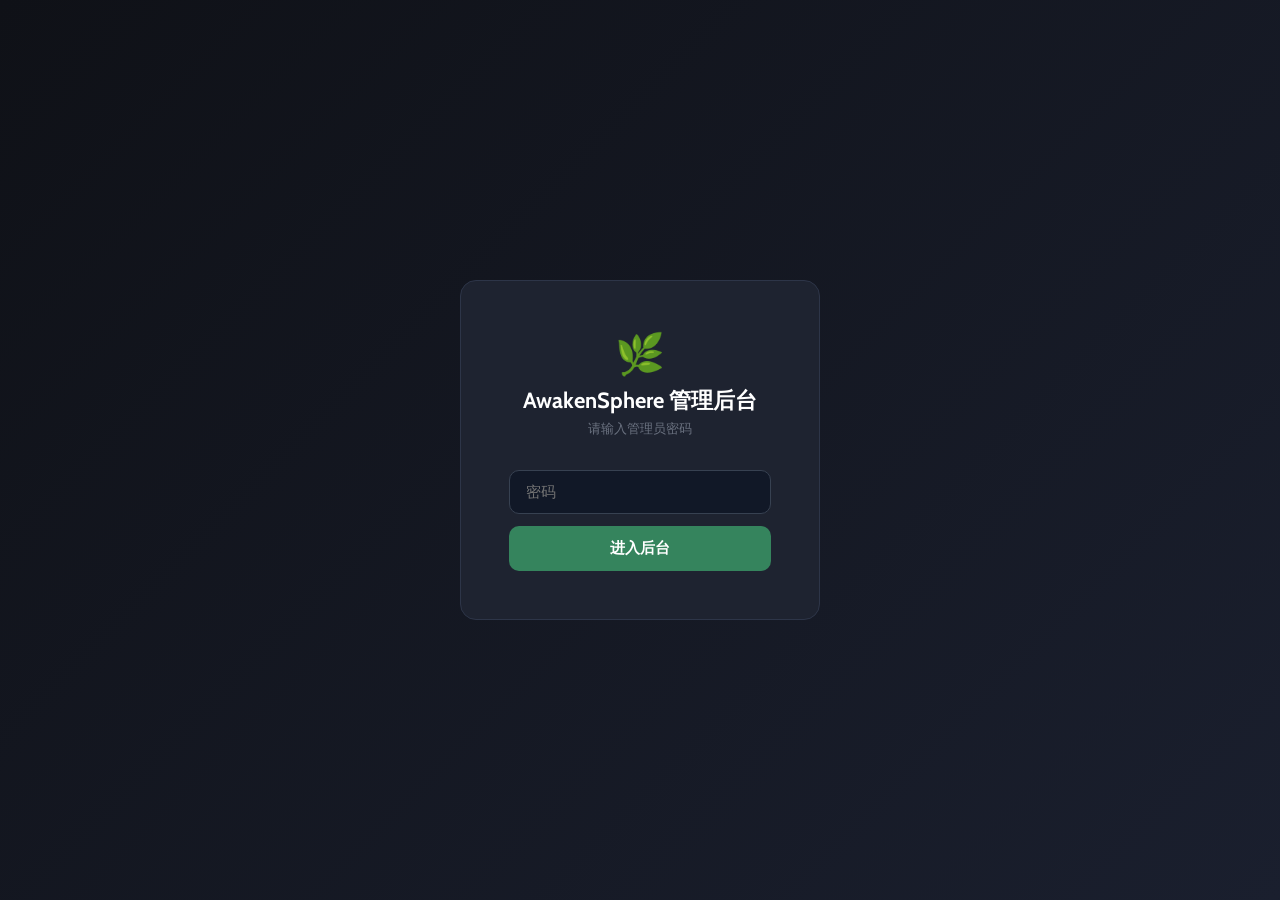
<file: public/admin.html>
<!DOCTYPE html>
<html lang="zh">
<head>
<meta charset="UTF-8">
<meta name="viewport" content="width=device-width, initial-scale=1.0">
<title>AwakenSphere 管理后台</title>
<link rel="preconnect" href="https://fonts.googleapis.com">
<link href="https://fonts.googleapis.com/css2?family=Cabin:wght@400;600;700&display=swap" rel="stylesheet">
<style>
* { box-sizing: border-box; margin: 0; padding: 0; }
body { font-family: 'Cabin', sans-serif; background: #0f1117; color: #fff; min-height: 100vh; }

/* ── Login ── */
#loginScreen {
  min-height: 100vh;
  display: flex; align-items: center; justify-content: center;
  background: linear-gradient(135deg, #0f1117 0%, #1a1f2e 100%);
}
.login-box {
  background: #1e2330; border: 1px solid #2d3548; border-radius: 16px;
  padding: 48px; width: 360px; text-align: center;
}
.login-logo { font-size: 40px; margin-bottom: 8px; }
.login-title { font-size: 22px; font-weight: 700; margin-bottom: 4px; }
.login-sub { color: #6b7280; font-size: 13px; margin-bottom: 32px; }
.inp {
  width: 100%; background: #111827; border: 1px solid #374151;
  border-radius: 10px; color: #fff; font-size: 15px;
  padding: 12px 16px; outline: none; transition: border-color .2s; font-family: inherit;
}
.inp:focus { border-color: #35845D; }
.btn-primary {
  width: 100%; background: #35845D; color: #fff; border: none;
  border-radius: 10px; padding: 13px; font-size: 15px; font-weight: 600;
  cursor: pointer; margin-top: 12px; transition: background .2s;
}
.btn-primary:hover { background: #2d7050; }
.login-err { color: #ef4444; font-size: 13px; margin-top: 10px; display: none; }

/* ── Dashboard ── */
#dashboard { display: none; min-height: 100vh; }
.layout { display: flex; min-height: 100vh; }

.sidebar {
  width: 220px; min-width: 220px; background: #1e2330;
  border-right: 1px solid #2d3548; display: flex; flex-direction: column;
  padding: 24px 0; position: sticky; top: 0; height: 100vh;
}
.sidebar-logo { padding: 0 20px 24px; border-bottom: 1px solid #2d3548; margin-bottom: 16px; }
.sidebar-logo span { font-size: 15px; font-weight: 700; }
.sidebar-logo small { display: block; color: #6b7280; font-size: 11px; margin-top: 2px; }
.nav-item {
  display: flex; align-items: center; gap: 10px; padding: 10px 20px;
  color: #9ca3af; cursor: pointer; font-size: 14px; font-weight: 500;
  transition: all .15s; border-left: 3px solid transparent;
}
.nav-item:hover { color: #fff; background: #111827; }
.nav-item.active { color: #fff; background: rgba(53,132,93,.12); border-left-color: #35845D; }
.sidebar-bottom { margin-top: auto; padding: 16px 20px; border-top: 1px solid #2d3548; }
.logout-btn {
  display: flex; align-items: center; gap: 8px; color: #6b7280;
  background: none; border: none; cursor: pointer; font-size: 13px;
  padding: 8px 12px; border-radius: 8px; transition: all .15s; width: 100%;
}
.logout-btn:hover { color: #ef4444; background: rgba(239,68,68,.08); }

.main { flex: 1; padding: 32px; overflow-y: auto; }
.page { display: none; }
.page.active { display: block; }
.page-title { font-size: 24px; font-weight: 700; margin-bottom: 6px; }
.page-sub { color: #6b7280; font-size: 14px; margin-bottom: 28px; }

/* ── Cards ── */
.card {
  background: #1e2330; border: 1px solid #2d3548; border-radius: 14px;
  padding: 24px; margin-bottom: 16px;
}
.card-header { display: flex; align-items: center; justify-content: space-between; margin-bottom: 20px; }
.card-title { font-size: 16px; font-weight: 600; display: flex; align-items: center; gap: 10px; }
.collapse-btn {
  background: none; border: 1px solid #374151; color: #9ca3af;
  border-radius: 6px; padding: 4px 10px; font-size: 12px; cursor: pointer; transition: all .15s;
}
.collapse-btn:hover { border-color: #35845D; color: #fff; }
.card-body.collapsed { display: none; }

.field-row { display: grid; grid-template-columns: 1fr 1fr; gap: 14px; margin-bottom: 14px; }
.field { display: flex; flex-direction: column; gap: 5px; }
.field.full { grid-column: 1 / -1; }
.label { color: #9ca3af; font-size: 11px; font-weight: 600; text-transform: uppercase; letter-spacing: .06em; }
.field input, .field textarea {
  background: #111827; border: 1px solid #374151; border-radius: 8px;
  color: #fff; font-size: 14px; padding: 9px 12px; outline: none;
  transition: border-color .2s; font-family: inherit; resize: vertical;
}
.field input:focus, .field textarea:focus { border-color: #35845D; }
.field textarea { min-height: 72px; }

/* ── Save Bar ── */
.save-bar {
  position: sticky; bottom: 0; background: #1e2330; border-top: 1px solid #2d3548;
  padding: 14px 32px; display: flex; align-items: center; justify-content: space-between;
  margin: 0 -32px -32px;
}
.save-msg { color: #4ade80; font-size: 13px; opacity: 0; transition: opacity .3s; }
.save-msg.show { opacity: 1; }
.btn-save {
  background: #35845D; color: #fff; border: none; border-radius: 8px;
  padding: 10px 24px; font-size: 14px; font-weight: 600; cursor: pointer;
  transition: background .2s; display: flex; align-items: center; gap: 8px;
}
.btn-save:hover { background: #2d7050; }

/* ── Stats ── */
.stats-row { display: grid; grid-template-columns: repeat(3, 1fr); gap: 14px; margin-bottom: 28px; }
.stat-card { background: #1e2330; border: 1px solid #2d3548; border-radius: 12px; padding: 16px 20px; text-align: center; }
.stat-num { color: #35845D; font-size: 28px; font-weight: 700; }
.stat-label { color: #6b7280; font-size: 12px; margin-top: 2px; }

code { background: #111827; padding: 2px 6px; border-radius: 4px; color: #4ade80; font-size: 13px; }
p { line-height: 1.8; color: #9ca3af; font-size: 14px; margin-bottom: 6px; }
</style>
</head>
<body>

<!-- LOGIN -->
<div id="loginScreen">
  <div class="login-box">
    <div class="login-logo">🌿</div>
    <div class="login-title">AwakenSphere 管理后台</div>
    <div class="login-sub">请输入管理员密码</div>
    <input class="inp" type="password" id="pwInput" placeholder="密码" autocomplete="off">
    <button class="btn-primary" onclick="doLogin()">进入后台</button>
    <div class="login-err" id="loginErr">密码错误，请重试</div>
  </div>
</div>

<!-- DASHBOARD -->
<div id="dashboard">
  <div class="layout">

    <!-- SIDEBAR -->
    <div class="sidebar">
      <div class="sidebar-logo">
        <span>🌿 AwakenSphere</span>
        <small>内容管理后台</small>
      </div>
      <div class="nav-item active" onclick="goPage('healers',this)">👤 疗愈师管理</div>
      <div class="nav-item" onclick="goPage('homepage',this)">🏠 首页内容</div>
      <div class="nav-item" onclick="goPage('settings',this)">⚙️ 设置</div>
      <div class="sidebar-bottom">
        <button class="logout-btn" onclick="doLogout()">🚪 退出登录</button>
      </div>
    </div>

    <!-- MAIN -->
    <div class="main">

      <!-- 疗愈师 -->
      <div class="page active" id="page-healers">
        <div class="page-title">👤 疗愈师管理</div>
        <div class="page-sub">编辑平台上的疗愈师信息，保存后前台立即更新</div>
        <div id="healersList"></div>
        <div class="save-bar">
          <span class="save-msg" id="healerMsg">✅ 已保存</span>
          <button class="btn-save" onclick="saveHealers()">💾 保存疗愈师信息</button>
        </div>
      </div>

      <!-- 首页 -->
      <div class="page" id="page-homepage">
        <div class="page-title">🏠 首页内容</div>
        <div class="page-sub">编辑首页展示的文案和数字</div>

        <div class="card">
          <div class="card-title">🌱 Hero 区域</div>
          <div style="height:16px"></div>
          <div class="field-row">
            <div class="field"><div class="label">标题（中文）</div><input id="hp_title_zh" placeholder="疗愈，从内而生"></div>
            <div class="field"><div class="label">副标题（英文）</div><input id="hp_sub_en" placeholder="The true healer is within you."></div>
          </div>
          <div class="field-row">
            <div class="field full"><div class="label">描述（中文）</div><textarea id="hp_desc_zh"></textarea></div>
          </div>
        </div>

        <div class="card">
          <div class="card-title">📊 统计数字</div>
          <div style="height:16px"></div>
          <div class="field-row">
            <div class="field"><div class="label">精选内容</div><input id="hp_stat1" placeholder="200+"></div>
            <div class="field"><div class="label">认证疗愈师</div><input id="hp_stat2" placeholder="30+"></div>
            <div class="field"><div class="label">疗愈领域</div><input id="hp_stat3" placeholder="12"></div>
          </div>
        </div>

        <div class="card">
          <div class="card-title">💬 创始人寄语</div>
          <div style="height:16px"></div>
          <div class="field-row">
            <div class="field full"><div class="label">引言（中文）</div><textarea id="hp_quote"></textarea></div>
          </div>
          <div class="field-row">
            <div class="field"><div class="label">署名</div><input id="hp_author"></div>
          </div>
        </div>

        <div class="save-bar">
          <span class="save-msg" id="homepageMsg">✅ 已保存</span>
          <button class="btn-save" onclick="saveHomepage()">💾 保存首页内容</button>
        </div>
      </div>

      <!-- 设置 -->
      <div class="page" id="page-settings">
        <div class="page-title">⚙️ 设置</div>
        <div class="page-sub">系统设置</div>

        <div class="stats-row">
          <div class="stat-card"><div class="stat-num">7</div><div class="stat-label">疗愈师</div></div>
          <div class="stat-card"><div class="stat-num">∞</div><div class="stat-label">免费托管</div></div>
          <div class="stat-card"><div class="stat-num">✓</div><div class="stat-label">数据已同步</div></div>
        </div>

        <div class="card">
          <div class="card-title">🔐 修改密码</div>
          <div style="height:16px"></div>
          <div class="field-row">
            <div class="field"><div class="label">当前密码</div><input type="password" id="oldPw"></div>
            <div class="field"><div class="label">新密码（至少6位）</div><input type="password" id="newPw"></div>
          </div>
          <button class="btn-save" style="margin-top:4px" onclick="changePw()">更新密码</button>
          <div id="pwMsg" style="margin-top:10px;font-size:13px;display:none"></div>
        </div>

        <div class="card">
          <div class="card-title">📋 使用说明</div>
          <div style="height:12px"></div>
          <p>• 数据保存在本浏览器的本地存储中，在 Kelly 自己的电脑上操作即可</p>
          <p>• <strong style="color:#fff">疗愈师管理</strong> 页面编辑保存后，前台疗愈师页面立即更新</p>
          <p>• 管理后台地址：<code>awakens.life/admin.html</code></p>
          <p>• 默认密码：<code>awakens2025</code>（建议修改）</p>
        </div>
      </div>

    </div><!-- /main -->
  </div>
</div>

<script>
// ── Data ──────────────────────────────────────────────────────────────
const DEFAULTS = {
  healers: [
    { id:'zoe',   emoji:'🌸', name_zh:'赵子珊 Zoe Zhao',    name_en:'Zoe Zhao',    title_zh:'Esalen® 按摩疗愈师',   title_en:'Esalen® Massage Practitioner', sub_zh:'芳香脉轮治疗师',                 sub_en:'Aroma Chakra Therapist',         bio_zh:'来自武汉，现居巴厘岛/新西兰，2022年完成Esalen认证。', bio_en:'From Wuhan, Esalen-certified practitioner.', price:'¥200',    loc_zh:'武汉',  loc_en:'Wuhan',     day:'22', month:'June'   },
    { id:'carrie',emoji:'🌙', name_zh:'杨凯莉 Carrie Yang',  name_en:'Carrie Yang', title_zh:'疗愈空间创建者',       title_en:'Healing Space Creator',        sub_zh:'课程开发者 & AwakenSphere 创始人', sub_en:'Course Developer & Founder',     bio_zh:'从事身心疗愈工作多年，创立AwakenSphere平台。',    bio_en:'Founder of AwakenSphere healing platform.',  price:'$111',   loc_zh:'巴厘岛', loc_en:'Bali',      day:'22', month:'April'  },
    { id:'lin',   emoji:'🍃', name_zh:'林山 Lin Shan',       name_en:'Lin Shan',    title_zh:'动态艺术家',           title_en:'Movement Artist',              sub_zh:'正念引导者 & 工作坊导师',          sub_en:'Mindfulness Guide',              bio_zh:'以身体动作为媒介，结合觉察情绪的独特实践方式。',  bio_en:'Uses movement as a healing medium.',         price:'SGD 150', loc_zh:'新加坡', loc_en:'Singapore', day:'15', month:'May'    },
    { id:'mei',   emoji:'🎵', name_zh:'陈美玲 Mei Chen',     name_en:'Mei Chen',    title_zh:'声音疗愈师',           title_en:'Sound Healing Practitioner',   sub_zh:'水晶颂钵演奏者',                 sub_en:'Crystal Bowl Practitioner',      bio_zh:'专注声音疗愈十年，结合颂钵、水晶进行疗愈。',    bio_en:'Decade of sound healing experience.',        price:'¥300',   loc_zh:'香港',  loc_en:'Hong Kong', day:'10', month:'May'    },
    { id:'aria',  emoji:'🌻', name_zh:'周雅慧 Aria Zhou',    name_en:'Aria Zhou',   title_zh:'内在小孩工作者',       title_en:'Inner Child Practitioner',     sub_zh:'表达性艺术治疗师',               sub_en:'Expressive Arts Therapist',      bio_zh:'通过绘画、写作帮助人们与内在小孩重建连接。',    bio_en:'Reconnects people with their inner child.',  price:'NT$3000', loc_zh:'台北',  loc_en:'Taipei',    day:'20', month:'May'    },
    { id:'wei',   emoji:'🪷', name_zh:'刘薇 Wei Liu',         name_en:'Wei Liu',     title_zh:'创伤知情身体工作者',   title_en:'Trauma-Informed Bodyworker',   sub_zh:'合作伙伴体验导师',               sub_en:'Partner Experience Facilitator', bio_zh:'整合Somatic Experiencing与传统中医，处理创伤。', bio_en:'Integrates SE with TCM for trauma healing.',  price:'¥400',   loc_zh:'上海',  loc_en:'Shanghai',  day:'18', month:'May'    },
    { id:'ming',  emoji:'🌊', name_zh:'张明远 MingYuan',      name_en:'MingYuan',    title_zh:'正念冥想导师',         title_en:'Mindfulness Teacher',          sub_zh:'静修营举办者',                   sub_en:'Retreat Facilitator',            bio_zh:'在巴厘岛主持正念课程和周末静修营。',            bio_en:'Leads mindfulness retreats in Bali.',        price:'$80',    loc_zh:'巴厘岛', loc_en:'Bali',     day:'25', month:'May'    },
  ],
  homepage: {
    title_zh: '疗愈，从内而生', sub_en: 'The true healer is within you.',
    desc_zh: '精选全球顶级疗愈内容，连接认证疗愈师，用中文探索身心灵最前沿的智慧与实践。',
    stat1: '200+', stat2: '30+', stat3: '12',
    quote: '「真正的疗愈，不是修复破碎，而是重新记起自己本来的完整。」',
    author: '— Carrie Yang，AwakenSphere 创始人'
  }
};

const PW_KEY = 'as_pw';
const H_KEY  = 'as_healers_v2';
const HP_KEY = 'as_hp_v2';
const LI_KEY = 'as_li';

const getPw = () => localStorage.getItem(PW_KEY) || 'awakens2025';
const getHealers = () => { try { return JSON.parse(localStorage.getItem(H_KEY)) || DEFAULTS.healers; } catch(e) { return DEFAULTS.healers; } };
const getHp = () => { try { return JSON.parse(localStorage.getItem(HP_KEY)) || DEFAULTS.homepage; } catch(e) { return DEFAULTS.homepage; } };

// ── Auth ──────────────────────────────────────────────────────────────
function doLogin() {
  const pw = document.getElementById('pwInput').value;
  if (pw === getPw()) {
    localStorage.setItem(LI_KEY, '1');
    document.getElementById('loginScreen').style.display = 'none';
    document.getElementById('dashboard').style.display = 'block';
    initDashboard();
  } else {
    document.getElementById('loginErr').style.display = 'block';
    document.getElementById('pwInput').value = '';
    document.getElementById('pwInput').focus();
  }
}
document.getElementById('pwInput').addEventListener('keydown', e => { if (e.key === 'Enter') doLogin(); });

function doLogout() {
  localStorage.removeItem(LI_KEY);
  location.reload();
}

// ── Nav ───────────────────────────────────────────────────────────────
function goPage(name, el) {
  document.querySelectorAll('.nav-item').forEach(n => n.classList.remove('active'));
  el.classList.add('active');
  document.querySelectorAll('.page').forEach(p => p.classList.remove('active'));
  document.getElementById('page-' + name).classList.add('active');
}

// ── Init ──────────────────────────────────────────────────────────────
function initDashboard() {
  renderHealers();
  loadHp();
}

// ── Healers ───────────────────────────────────────────────────────────
function field(label, id, val, cls) {
  return `<div class="field${cls||''}"><div class="label">${label}</div><input id="${id}" value="${(val||'').replace(/"/g,'&quot;')}"></div>`;
}
function textarea(label, id, val, cls) {
  return `<div class="field${cls||''}"><div class="label">${label}</div><textarea id="${id}">${val||''}</textarea></div>`;
}

function renderHealers() {
  document.getElementById('healersList').innerHTML = getHealers().map(h => `
    <div class="card">
      <div class="card-header">
        <div class="card-title"><span style="font-size:24px">${h.emoji}</span> ${h.name_zh}</div>
        <button class="collapse-btn" onclick="toggleCard('${h.id}')">收起 ▲</button>
      </div>
      <div class="card-body" id="cb_${h.id}">
        <div class="field-row">
          ${field('中文名字','f_'+h.id+'_name_zh',h.name_zh)}
          ${field('英文名字','f_'+h.id+'_name_en',h.name_en)}
        </div>
        <div class="field-row">
          ${field('职称（中文）','f_'+h.id+'_title_zh',h.title_zh)}
          ${field('职称（英文）','f_'+h.id+'_title_en',h.title_en)}
        </div>
        <div class="field-row">
          ${field('副标题（中文）','f_'+h.id+'_sub_zh',h.sub_zh)}
          ${field('副标题（英文）','f_'+h.id+'_sub_en',h.sub_en)}
        </div>
        <div class="field-row">${textarea('简介（中文）','f_'+h.id+'_bio_zh',h.bio_zh,' full')}</div>
        <div class="field-row">${textarea('简介（英文）','f_'+h.id+'_bio_en',h.bio_en,' full')}</div>
        <div class="field-row">
          ${field('价格','f_'+h.id+'_price',h.price)}
          ${field('所在地（中文）','f_'+h.id+'_loc_zh',h.loc_zh)}
          ${field('所在地（英文）','f_'+h.id+'_loc_en',h.loc_en)}
        </div>
        <div class="field-row">
          ${field('预约日期','f_'+h.id+'_day',h.day)}
          ${field('预约月份','f_'+h.id+'_month',h.month)}
        </div>
      </div>
    </div>
  `).join('');
}

function toggleCard(id) {
  const body = document.getElementById('cb_' + id);
  const btn = body.previousElementSibling.querySelector('.collapse-btn');
  const collapsed = body.classList.toggle('collapsed');
  btn.textContent = collapsed ? '展开 ▼' : '收起 ▲';
}

function saveHealers() {
  const healers = getHealers();
  healers.forEach(h => {
    const g = f => (document.getElementById('f_'+h.id+'_'+f)||{value:''}).value;
    h.name_zh = g('name_zh'); h.name_en = g('name_en');
    h.title_zh = g('title_zh'); h.title_en = g('title_en');
    h.sub_zh = g('sub_zh'); h.sub_en = g('sub_en');
    h.bio_zh = g('bio_zh'); h.bio_en = g('bio_en');
    h.price = g('price'); h.loc_zh = g('loc_zh'); h.loc_en = g('loc_en');
    h.day = g('day'); h.month = g('month');
  });
  localStorage.setItem(H_KEY, JSON.stringify(healers));
  showMsg('healerMsg');
  renderHealers();
}

// ── Homepage ──────────────────────────────────────────────────────────
function loadHp() {
  const hp = getHp();
  const s = (id, v) => { const el = document.getElementById(id); if(el) el.value = v||''; };
  s('hp_title_zh', hp.title_zh); s('hp_sub_en', hp.sub_en);
  s('hp_desc_zh', hp.desc_zh); s('hp_stat1', hp.stat1);
  s('hp_stat2', hp.stat2); s('hp_stat3', hp.stat3);
  s('hp_quote', hp.quote); s('hp_author', hp.author);
}

function saveHomepage() {
  const g = id => (document.getElementById(id)||{value:''}).value;
  const hp = {
    title_zh: g('hp_title_zh'), sub_en: g('hp_sub_en'),
    desc_zh: g('hp_desc_zh'), stat1: g('hp_stat1'),
    stat2: g('hp_stat2'), stat3: g('hp_stat3'),
    quote: g('hp_quote'), author: g('hp_author')
  };
  localStorage.setItem(HP_KEY, JSON.stringify(hp));
  showMsg('homepageMsg');
}

// ── Settings ──────────────────────────────────────────────────────────
function changePw() {
  const old = document.getElementById('oldPw').value;
  const nw = document.getElementById('newPw').value;
  const msg = document.getElementById('pwMsg');
  msg.style.display = 'block';
  if (old !== getPw()) { msg.style.color = '#ef4444'; msg.textContent = '❌ 当前密码错误'; return; }
  if (nw.length < 6) { msg.style.color = '#ef4444'; msg.textContent = '❌ 新密码至少6位'; return; }
  localStorage.setItem(PW_KEY, nw);
  msg.style.color = '#4ade80'; msg.textContent = '✅ 密码已更新';
  document.getElementById('oldPw').value = '';
  document.getElementById('newPw').value = '';
}

function showMsg(id) {
  const el = document.getElementById(id);
  if (!el) return;
  el.classList.add('show');
  setTimeout(() => el.classList.remove('show'), 2500);
}

// ── Boot ──────────────────────────────────────────────────────────────
if (localStorage.getItem(LI_KEY) === '1') {
  document.getElementById('loginScreen').style.display = 'none';
  document.getElementById('dashboard').style.display = 'block';
  initDashboard();
}
</script>
</body>
</html>
</file>
